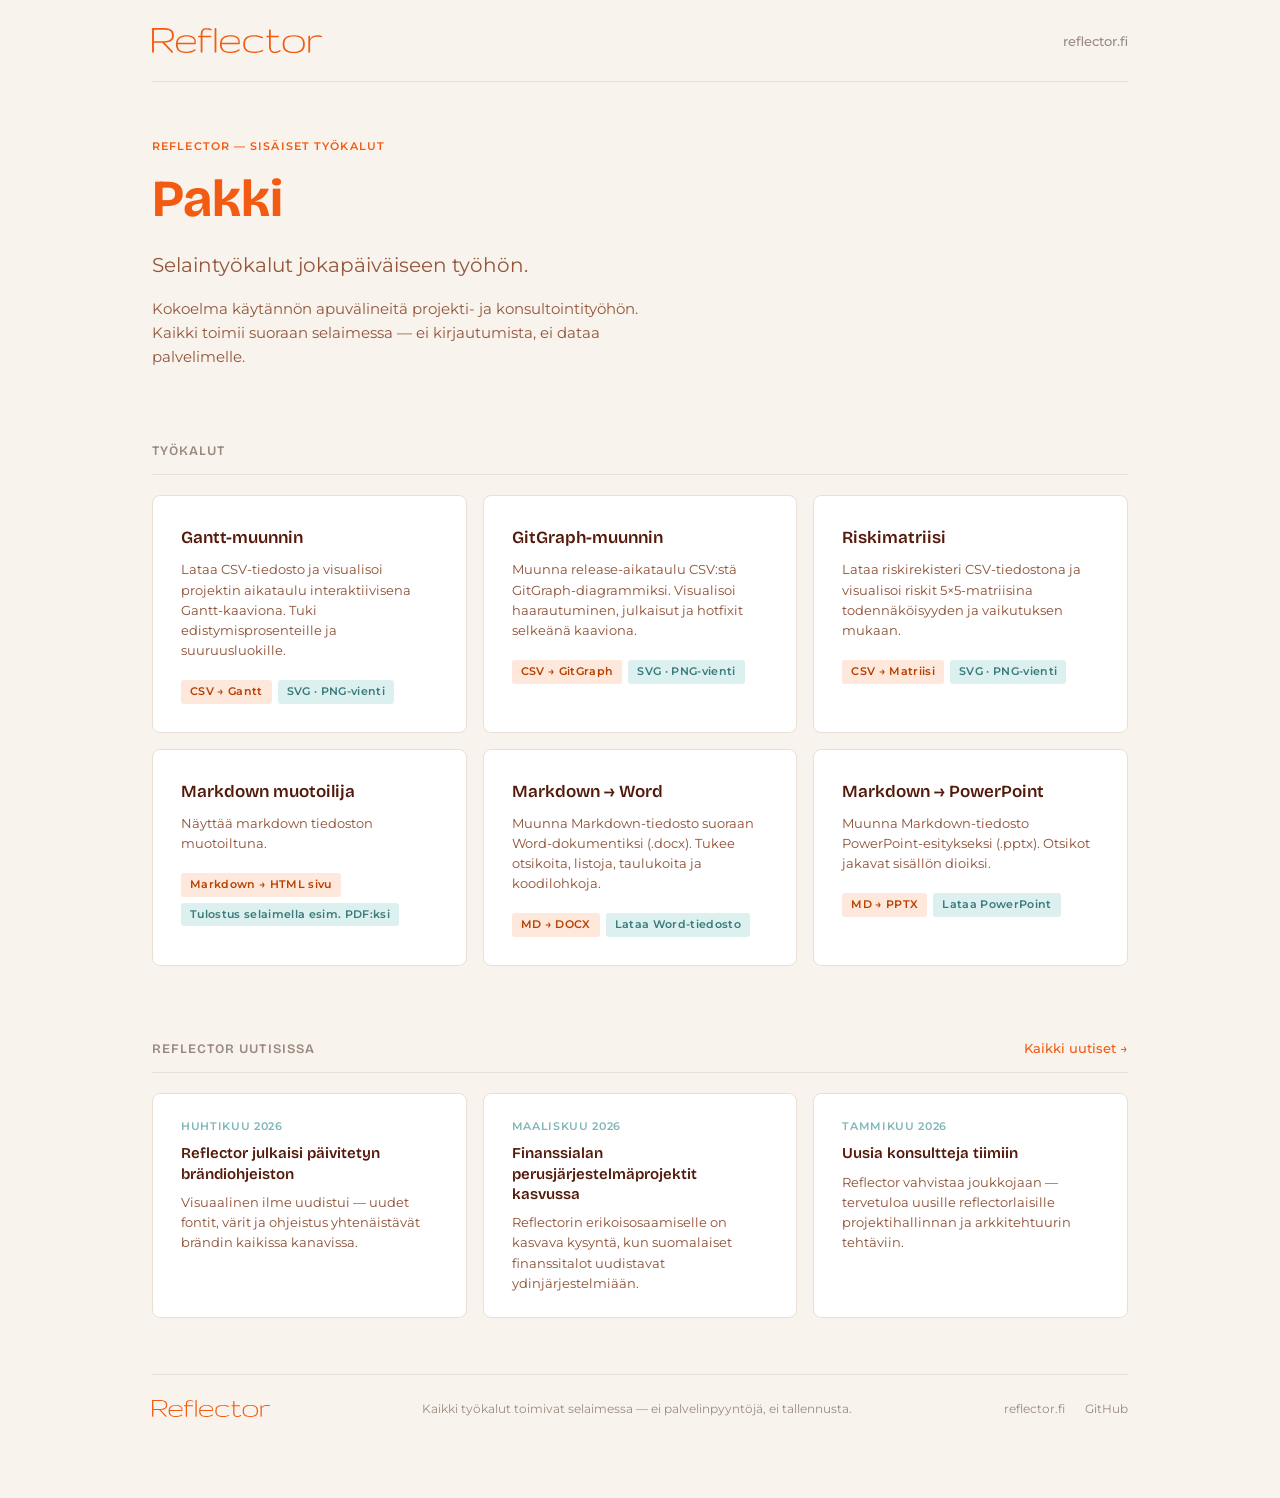
<file: index.html>
<!DOCTYPE html>
<html lang="fi">
<head>
<meta charset="UTF-8">
<meta name="viewport" content="width=device-width, initial-scale=1">
<title>Pakki</title>
<link rel="preconnect" href="https://fonts.googleapis.com">
<link rel="preconnect" href="https://fonts.gstatic.com" crossorigin>
<link href="https://fonts.googleapis.com/css2?family=Bricolage+Grotesque:opsz,wght@12..96,300;12..96,400;12..96,600;12..96,700&family=Montserrat:wght@400;500;600&display=swap" rel="stylesheet">
<style>
:root {
  --orange: #F25B11;
  --orange-light: #FF9F2D;
  --beige: #F8F3EC;
  --brown: #53190A;
  --brown-mid: #7a3010;
  --muted: #9a8a80;
  --line: #e8e0d5;
  --teal: #7FB7B7;
  --card: #ffffff;
}

* { box-sizing: border-box; }
html, body { margin: 0; padding: 0; }

body {
  font-family: 'Montserrat', -apple-system, sans-serif;
  background: var(--beige);
  color: var(--brown);
  font-size: 15px;
  line-height: 1.6;
  -webkit-font-smoothing: antialiased;
}

h1, h2, h3 {
  font-family: 'Bricolage Grotesque', sans-serif;
}

.page {
  max-width: 1040px;
  margin: 0 auto;
  padding: 0 32px 80px;
}

/* ── Header ── */
header {
  display: flex;
  align-items: center;
  justify-content: space-between;
  padding: 28px 0 28px;
  border-bottom: 1px solid var(--line);
  margin-bottom: 56px;
}

.logo {
  display: inline-flex;
  align-items: center;
  text-decoration: none;
}

.logo img {
  display: block;
  width: 170px;
  height: auto;
}

nav a {
  font-family: 'Montserrat', sans-serif;
  font-size: 13px;
  font-weight: 500;
  color: var(--muted);
  text-decoration: none;
  margin-left: 28px;
  transition: color 0.15s;
}

nav a:hover { color: var(--orange); }
nav a.cta {
  color: var(--orange);
  border: 1px solid var(--orange);
  padding: 7px 16px;
  border-radius: 4px;
}
nav a.cta:hover { background: var(--orange); color: white; }

/* ── Hero ── */
.hero {
  margin-bottom: 72px;
}

.hero-label {
  font-size: 11px;
  font-weight: 600;
  letter-spacing: 0.1em;
  text-transform: uppercase;
  color: var(--orange);
  margin-bottom: 14px;
}

.hero h1 {
  font-size: clamp(32px, 5vw, 52px);
  font-weight: 300;
  line-height: 1.15;
  margin: 0 0 20px;
  color: var(--brown);
  max-width: 640px;
}

.hero h1 strong {
  font-weight: 700;
  color: var(--orange);
}

.hero p {
  font-size: 15px;
  color: var(--brown-mid);
  max-width: 520px;
  margin: 0;
  opacity: 0.8;
}

/* ── Section header ── */
.section-header {
  display: flex;
  align-items: baseline;
  justify-content: space-between;
  margin-bottom: 20px;
  padding-bottom: 12px;
  border-bottom: 1px solid var(--line);
}

.section-header h2 {
  font-size: 13px;
  font-weight: 600;
  letter-spacing: 0.08em;
  text-transform: uppercase;
  color: var(--muted);
  margin: 0;
}

/* ── Tools grid ── */
.tools-section { margin-bottom: 72px; }

.tool-grid {
  display: grid;
  grid-template-columns: repeat(auto-fill, minmax(280px, 1fr));
  gap: 16px;
}

a.tool-card {
  display: block;
  background: var(--card);
  border: 1px solid var(--line);
  border-radius: 8px;
  padding: 28px;
  text-decoration: none;
  color: inherit;
  transition: box-shadow 0.15s, border-color 0.15s, transform 0.12s;
  position: relative;
  overflow: hidden;
}

a.tool-card::before {
  content: '';
  position: absolute;
  top: 0; left: 0; right: 0;
  height: 3px;
  background: var(--orange);
  transform: scaleX(0);
  transform-origin: left;
  transition: transform 0.2s ease;
}

a.tool-card:hover {
  box-shadow: 0 6px 24px rgba(83,25,10,0.09);
  border-color: #d8cfc5;
  transform: translateY(-2px);
}

a.tool-card:hover::before { transform: scaleX(1); }

.tool-name {
  font-family: 'Bricolage Grotesque', sans-serif;
  font-size: 17px;
  font-weight: 600;
  color: var(--brown);
  margin: 0 0 8px;
}

.tool-desc {
  font-size: 13px;
  color: var(--brown-mid);
  margin: 0 0 20px;
  line-height: 1.55;
  opacity: 0.85;
}

.tool-tags {
  display: flex;
  flex-wrap: wrap;
  gap: 6px;
}

.tag {
  font-size: 11px;
  font-weight: 600;
  padding: 3px 9px;
  border-radius: 3px;
  letter-spacing: 0.03em;
  background: var(--beige);
  color: var(--muted);
}

.tag.orange { background: #fde8db; color: #b84000; }
.tag.teal   { background: #ddf0f0; color: #3a7a7a; }

/* ── News section ── */
.news-section { margin-bottom: 56px; }

.news-grid {
  display: grid;
  grid-template-columns: repeat(auto-fill, minmax(300px, 1fr));
  gap: 16px;
}

.news-card {
  background: var(--card);
  border: 1px solid var(--line);
  border-radius: 8px;
  padding: 24px 28px;
}

.news-date {
  font-size: 11px;
  font-weight: 600;
  letter-spacing: 0.06em;
  text-transform: uppercase;
  color: var(--teal);
  margin-bottom: 8px;
}

.news-card h3 {
  font-size: 15px;
  font-weight: 600;
  margin: 0 0 8px;
  color: var(--brown);
  line-height: 1.35;
}

.news-card p {
  font-size: 13px;
  color: var(--brown-mid);
  margin: 0;
  opacity: 0.85;
  line-height: 1.55;
}

/* ── Footer ── */
footer {
  padding-top: 24px;
  border-top: 1px solid var(--line);
  display: flex;
  align-items: center;
  justify-content: space-between;
  flex-wrap: wrap;
  gap: 16px;
}

.footer-logo {
  display: inline-flex;
  align-items: center;
  text-decoration: none;
}

.footer-logo img {
  display: block;
  width: 118px;
  height: auto;
}

.footer-note {
  font-size: 12px;
  color: var(--muted);
}

.footer-links {
  display: flex;
  gap: 20px;
}

.footer-links a {
  font-size: 12px;
  color: var(--muted);
  text-decoration: none;
}

.footer-links a:hover { color: var(--orange); }

@media (max-width: 600px) {
  .page { padding: 0 20px 60px; }
  nav a:not(.cta) { display: none; }
  header { margin-bottom: 40px; }
  .hero h1 { font-size: 30px; }
}
</style>
</head>
<body>
<div class="page">

  <header>
    <a class="logo" href="/" aria-label="Reflector">
      <img src="assets/reflector-logo-orange.svg" alt="Reflector">
    </a>
    <nav>
      <a href="https://www.reflector.fi" target="_blank" rel="noopener">reflector.fi</a>
    </nav>
  </header>

  <section class="hero">
    <div class="hero-label">Reflector — sisäiset työkalut</div>
    <h1><strong>Pakki</strong></h1>
    <h2 style="font-family:'Montserrat',sans-serif;font-size:20px;font-weight:400;color:var(--brown-mid);margin:0 0 16px;opacity:0.8">Selaintyökalut jokapäiväiseen työhön.</h2>
    <p>Kokoelma käytännön apuvälineitä projekti- ja konsultointityöhön. Kaikki toimii suoraan selaimessa — ei kirjautumista, ei dataa palvelimelle.</p>
  </section>

  <section class="tools-section">
    <div class="section-header">
      <h2>Työkalut</h2>
    </div>
    <div class="tool-grid">
      <a class="tool-card" href="gantt/">
        <div class="tool-name">Gantt-muunnin</div>
        <div class="tool-desc">Lataa CSV-tiedosto ja visualisoi projektin aikataulu interaktiivisena Gantt-kaaviona. Tuki edistymisprosenteille ja suuruusluokille.</div>
        <div class="tool-tags">
          <span class="tag orange">CSV → Gantt</span>
          <span class="tag teal">SVG · PNG-vienti</span>
        </div>
      </a>
      <a class="tool-card" href="gitgraph/">
        <div class="tool-name">GitGraph-muunnin</div>
        <div class="tool-desc">Muunna release-aikataulu CSV:stä GitGraph-diagrammiksi. Visualisoi haarautuminen, julkaisut ja hotfixit selkeänä kaaviona.</div>
        <div class="tool-tags">
          <span class="tag orange">CSV → GitGraph</span>
          <span class="tag teal">SVG · PNG-vienti</span>
        </div>
      </a>
      <a class="tool-card" href="riskimatriisi/">
        <div class="tool-name">Riskimatriisi</div>
        <div class="tool-desc">Lataa riskirekisteri CSV-tiedostona ja visualisoi riskit 5×5-matriisina todennäköisyyden ja vaikutuksen mukaan.</div>
        <div class="tool-tags">
          <span class="tag orange">CSV → Matriisi</span>
          <span class="tag teal">SVG · PNG-vienti</span>
        </div>
      </a>
      <a class="tool-card" href="markdownpreview/index.html">
        <div class="tool-name">Markdown muotoilija</div>
        <div class="tool-desc">Näyttää markdown tiedoston muotoiltuna.</div>
        <div class="tool-tags">
          <span class="tag orange">Markdown → HTML sivu</span>
          <span class="tag teal">Tulostus selaimella esim. PDF:ksi</span>
        </div>
      </a>
      <a class="tool-card" href="markdownword/">
        <div class="tool-name">Markdown → Word</div>
        <div class="tool-desc">Muunna Markdown-tiedosto suoraan Word-dokumentiksi (.docx). Tukee otsikoita, listoja, taulukoita ja koodilohkoja.</div>
        <div class="tool-tags">
          <span class="tag orange">MD → DOCX</span>
          <span class="tag teal">Lataa Word-tiedosto</span>
        </div>
      </a>
      <a class="tool-card" href="markdownpowerpoint/">
        <div class="tool-name">Markdown → PowerPoint</div>
        <div class="tool-desc">Muunna Markdown-tiedosto PowerPoint-esitykseksi (.pptx). Otsikot jakavat sisällön dioiksi.</div>
        <div class="tool-tags">
          <span class="tag orange">MD → PPTX</span>
          <span class="tag teal">Lataa PowerPoint</span>
        </div>
      </a>
    </div>
  </section>

  <section class="news-section">
    <div class="section-header">
      <h2>Reflector uutisissa</h2>
      <a href="https://www.reflector.fi" target="_blank" rel="noopener" style="font-size:13px;color:var(--orange);text-decoration:none;font-weight:500">Kaikki uutiset →</a>
    </div>
    <div class="news-grid">
      <div class="news-card">
        <div class="news-date">Huhtikuu 2026</div>
        <h3>Reflector julkaisi päivitetyn brändiohjeiston</h3>
        <p>Visuaalinen ilme uudistui — uudet fontit, värit ja ohjeistus yhtenäistävät brändin kaikissa kanavissa.</p>
      </div>
      <div class="news-card">
        <div class="news-date">Maaliskuu 2026</div>
        <h3>Finanssialan perusjärjestelmäprojektit kasvussa</h3>
        <p>Reflectorin erikoisosaamiselle on kasvava kysyntä, kun suomalaiset finanssitalot uudistavat ydinjärjestelmiään.</p>
      </div>
      <div class="news-card">
        <div class="news-date">Tammikuu 2026</div>
        <h3>Uusia konsultteja tiimiin</h3>
        <p>Reflector vahvistaa joukkojaan — tervetuloa uusille reflectorlaisille projektihallinnan ja arkkitehtuurin tehtäviin.</p>
      </div>
    </div>
  </section>

  <footer>
    <a class="footer-logo" href="https://www.reflector.fi" target="_blank" rel="noopener" aria-label="Reflector">
      <img src="assets/reflector-logo-orange.svg" alt="Reflector">
    </a>
    <div class="footer-note">Kaikki työkalut toimivat selaimessa — ei palvelinpyyntöjä, ei tallennusta.</div>
    <div class="footer-links">
      <a href="https://www.reflector.fi" target="_blank" rel="noopener">reflector.fi</a>
      <a href="https://github.com/reflector-oy/pakki" target="_blank" rel="noopener">GitHub</a>
    </div>
  </footer>

</div>
</body>
</html>
</file>
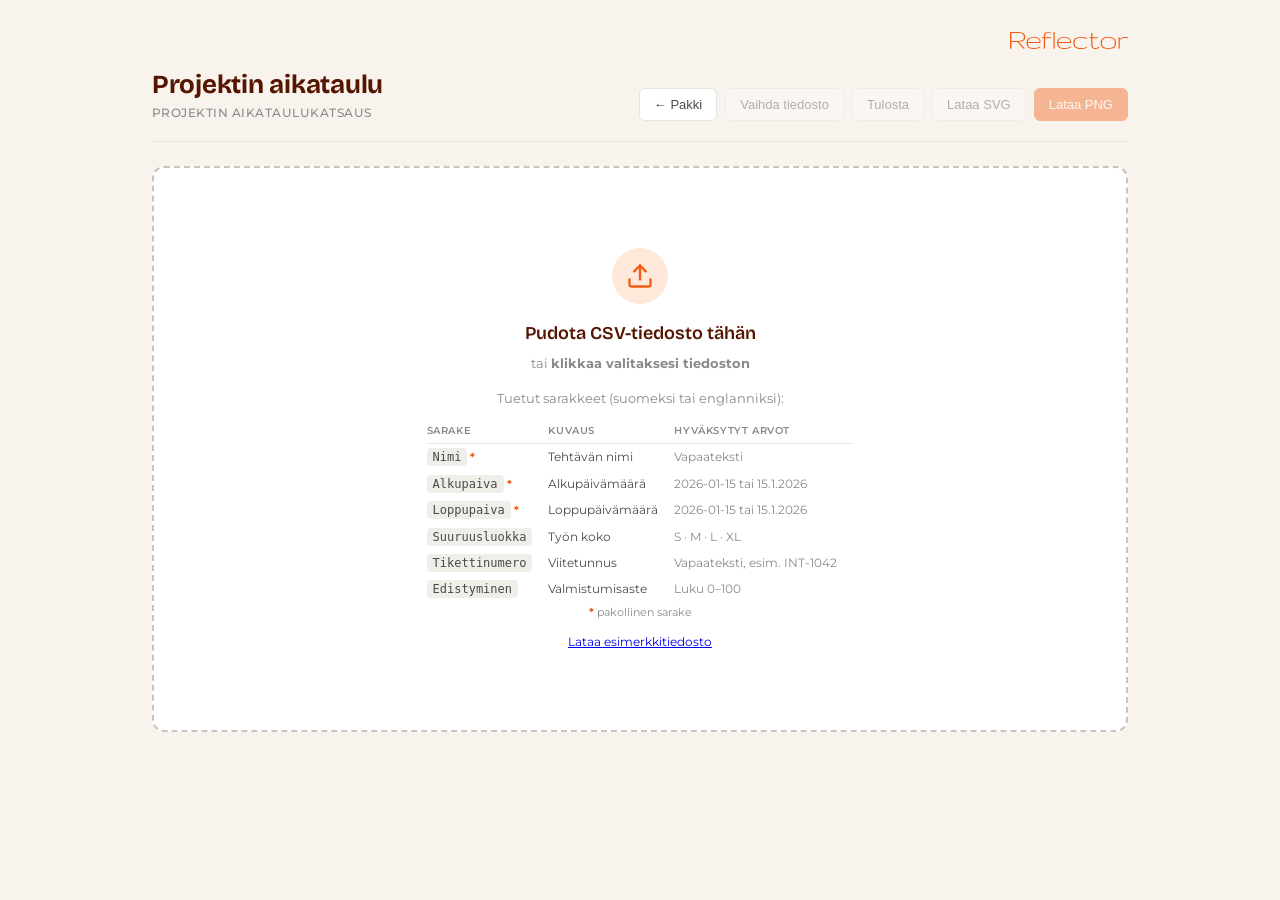
<file: gantt/index.html>
<!DOCTYPE html>
<html lang="fi">
<head>
<meta charset="UTF-8">
<meta name="viewport" content="width=device-width, initial-scale=1">
<title>Projektin aikataulu</title>
<link rel="preconnect" href="https://fonts.googleapis.com">
<link rel="preconnect" href="https://fonts.gstatic.com" crossorigin>
<link href="https://fonts.googleapis.com/css2?family=Bricolage+Grotesque:opsz,wght@12..96,300;12..96,600;12..96,700&family=Montserrat:wght@400;500;600&display=swap" rel="stylesheet">
<style>
 :root {
 --bg: #F8F3EC;
 --card: #ffffff;
 --ink: #551500;
 --ink-2: #4a4a4a;
 --muted: #8a8a8a;
 --line: #e7e5df;
 --line-soft: #f0eee8;
 --accent: #F25B11;
 --today: #c0392b;
 
 --size-s: #4f8a6b;
 --size-m: #3b6cb0;
 --size-l: #c47b1f;
 --size-xl: #7c3aed;
 
 --row-h: 52px;
 --left-col: 280px;
 --month-w: 96px;
 }
 
 * { box-sizing: border-box; }
 html, body { margin: 0; padding: 0; }
 
 h1, h2, h3 { font-family: 'Bricolage Grotesque', sans-serif; }

 body {
 font-family: 'Montserrat', -apple-system, BlinkMacSystemFont, sans-serif;
 background: var(--bg);
 color: var(--ink);
 font-size: 14px;
 line-height: 1.45;
 min-height: 100vh;
 -webkit-font-smoothing: antialiased;
 }
 
 .page {
 max-width: 1040px;
 margin: 0 auto;
 padding: 32px 32px 64px;
 }
 
 /* Header */
 header.app-header {
 position: relative;
 display: flex;
 align-items: flex-end;
 justify-content: space-between;
 gap: 32px;
 margin-bottom: 24px;
 padding-top: 34px;
 padding-bottom: 20px;
 border-bottom: 1px solid var(--line);
 }
 .title-block h1 {
 font-size: 26px;
 font-weight: 700;
 margin: 0 0 4px;
 letter-spacing: -0.01em;
 color: var(--ink);
 }
 h1[contenteditable] {
 cursor: text;
 border-radius: 4px;
 padding: 2px 6px;
 margin: -2px -6px;
 outline: none;
 transition: background 0.15s;
 }
 h1[contenteditable]:hover { background: rgba(0,0,0,0.04); }
 h1[contenteditable]:focus {
 background: rgba(242,91,17,0.07);
 box-shadow: 0 0 0 2px rgba(242,91,17,0.22);
 }
 .title-block .subtitle {
 color: var(--muted);
 font-size: 12px;
 font-weight: 500;
 letter-spacing: 0.04em;
 text-transform: uppercase;
 }
 .actions {
 display: flex;
 gap: 8px;
 flex-wrap: wrap;
 }
 button.btn {
 font-family: 'Montserrat', inherit;
 font-size: 13px;
 font-weight: 500;
 padding: 8px 14px;
 border-radius: 6px;
 border: 1px solid var(--line);
 background: var(--card);
 color: var(--ink-2);
 cursor: pointer;
 transition: all 0.15s ease;
 }
 button.btn:hover { background: #faf9f5; border-color: #d6d3cc; color: var(--ink); }
 button.btn.primary { background: var(--accent); color: white; border-color: var(--accent); }
 button.btn.primary:hover { background: #d44d0d; }
 button.btn:disabled { opacity: 0.4; cursor: not-allowed; }
 
 /* Legend strip */
 .legend {
 display: flex;
 align-items: center;
 gap: 24px;
 flex-wrap: wrap;
 padding: 14px 20px;
 background: var(--card);
 border: 1px solid var(--line);
 border-radius: 8px;
 margin-bottom: 16px;
 font-size: 13px;
 }
 .legend-label {
 color: var(--muted);
 font-weight: 600;
 text-transform: uppercase;
 font-size: 11px;
 letter-spacing: 0.06em;
 margin-right: 4px;
 }
 .legend-item {
 display: inline-flex;
 align-items: center;
 gap: 8px;
 color: var(--ink-2);
 }
 .legend-swatch {
 width: 14px;
 height: 14px;
 border-radius: 3px;
 }
 .legend-divider {
 width: 1px;
 align-self: stretch;
 background: var(--line);
 }
 .legend-today {
 display: inline-flex;
 align-items: center;
 gap: 8px;
 color: var(--ink-2);
 }
 .legend-today::before {
 content: '';
 display: inline-block;
 width: 2px;
 height: 14px;
 background: var(--today);
 }
 
 /* Chart card */
 .chart-card {
 background: var(--card);
 border: 1px solid var(--line);
 border-radius: 10px;
 padding: 0;
 overflow: hidden;
 box-shadow: 0 1px 3px rgba(0,0,0,0.03), 0 4px 16px rgba(0,0,0,0.03);
 }
 .chart-scroll {
 overflow-x: auto;
 overflow-y: hidden;
 }
 .chart-svg {
 display: block;
 font-family: inherit;
 }
 
 /* Empty / drop state */
 .dropzone {
 background: var(--card);
 border: 2px dashed #c9c5b9;
 border-radius: 12px;
 padding: 80px 40px;
 text-align: center;
 cursor: pointer;
 transition: all 0.2s ease;
 }
 .dropzone:hover, .dropzone.drag {
 border-color: var(--accent);
 background: #fef5f0;
 }
 .dropzone .drop-icon {
 width: 56px; height: 56px;
 margin: 0 auto 16px;
 border-radius: 50%;
 background: #fde8da;
 display: grid; place-items: center;
 color: var(--accent);
 }
 .dropzone h2 {
 font-size: 18px;
 font-weight: 600;
 margin: 0 0 8px;
 color: var(--ink);
 }
 .dropzone p { color: var(--muted); margin: 0 0 16px; font-size: 13px; }
 .dropzone code {
 background: var(--line-soft);
 padding: 2px 6px;
 border-radius: 4px;
 font-size: 12px;
 color: var(--ink-2);
 }
 .dropzone .columns {
 margin-top: 16px;
 font-size: 12px;
 color: var(--muted);
 }
 
 .col-guide {
 margin: 14px auto 0;
 border-collapse: collapse;
 font-size: 12px;
 text-align: left;
 }
 .col-guide thead th {
 color: var(--muted);
 font-weight: 600;
 text-transform: uppercase;
 font-size: 10px;
 letter-spacing: 0.06em;
 padding: 0 16px 5px 0;
 border-bottom: 1px solid var(--line);
 }
 .col-guide tbody td {
 padding: 4px 16px 4px 0;
 color: var(--ink-2);
 vertical-align: top;
 }
 .col-guide tbody tr:last-child td { padding-bottom: 0; }
 .col-guide .req { color: var(--accent); font-weight: 700; font-size: 11px; } 
 .col-guide .col-values { color: var(--muted); }
 
 .reflector-brand {
 position: absolute;
 top: 0;
 right: 0;
 display: flex;
 align-items: center;
 white-space: nowrap;
 user-select: none;
 }
 .reflector-brand img {
 display: block;
 width: 118px;
 height: auto;
 }
 .hidden { display: none !important; }
 
 .error-banner {
 background: #fef2f2;
 border: 1px solid #fecaca;
 color: #991b1b;
 padding: 12px 16px;
 border-radius: 8px;
 margin-bottom: 16px;
 font-size: 13px;
 }
 
 /* SVG element styling */
 .grid-line { stroke: #efece5; stroke-width: 1; }
 .grid-line.quarter { stroke: #d8d4ca; stroke-width: 1; }
 .grid-line.month { stroke: #ebe8e0; stroke-width: 1; }
 .grid-line.row { stroke: #f3f1eb; stroke-width: 1; }
 .row-bg-alt { fill: #fbfaf6; }
 .axis-text { fill: var(--muted); font-size: 11px; font-weight: 500; }
 .axis-text.month-label { fill: var(--ink-2); font-size: 11px; font-weight: 600; }
 .axis-text.quarter-label {
 fill: var(--ink); font-size: 12px; font-weight: 700;
 text-transform: uppercase; letter-spacing: 0.06em;
 }
 .row-name { fill: var(--ink); font-size: 13px; font-weight: 600; }
 .row-meta { fill: var(--muted); font-size: 11px; font-weight: 500; }
 
 .bar {
 rx: 5; ry: 5;
 cursor: pointer;
 transform-box: fill-box;
 transform-origin: left center;
 animation: barSlideIn 0.45s cubic-bezier(0.34, 1.56, 0.64, 1) both;
 transition: filter 0.18s ease;
 }
 .bar:hover {
 filter: brightness(1.1) drop-shadow(0 3px 9px rgba(0,0,0,0.2));
 }
 @keyframes barSlideIn {
 from { opacity: 0; transform: scaleX(0); }
 to { opacity: 1; transform: scaleX(1); }
 }
 .bar-shadow { fill: rgba(0,0,0,0.08); }
 .bar-label { fill: white; font-size: 11px; font-weight: 600; pointer-events: none; }
 .bar-duration { fill: var(--muted); font-size: 11px; font-weight: 500; }
 .size-badge {
 font-size: 10px; font-weight: 700; fill: white;
 text-anchor: middle;
 pointer-events: none;
 }
 .size-badge-bg { rx: 3; ry: 3; opacity: 0.85; }
 
 .today-line { stroke: var(--today); stroke-width: 1.5; stroke-dasharray: 4 3; }
 .today-label {
 fill: var(--today); font-size: 10px; font-weight: 700;
 text-transform: uppercase; letter-spacing: 0.05em;
 }
 
 .left-col-bg { fill: #fafaf7; }
 .left-col-divider { stroke: var(--line); stroke-width: 1; }
 .header-row-bg { fill: #fbfaf6; }
 
 /* Tooltip */
 .tt {
 position: fixed;
 background: var(--ink);
 color: white;
 padding: 8px 12px;
 border-radius: 6px;
 font-size: 12px;
 pointer-events: none;
 transform: translate(-50%, calc(-100% - 10px));
 white-space: nowrap;
 box-shadow: 0 4px 12px rgba(0,0,0,0.18);
 z-index: 100;
 opacity: 0;
 transition: opacity 0.12s ease;
 }
 .tt.show { opacity: 1; }
 .tt strong { display: block; margin-bottom: 4px; font-weight: 600; }
 .tt .tt-row { color: #d4d4d4; font-size: 11px; }
 
 .footer-note {
 margin-top: 18px;
 color: var(--muted);
 font-size: 11px;
 text-align: right;
 }
 
 /* Print */
 @media print {
 body { background: white; }
 .page { padding: 0; max-width: none; }
 .actions, .reflector-brand, .dropzone { display: none !important; }
 .chart-card { box-shadow: none; border-color: #ccc; }
 @page { size: A3 landscape; margin: 12mm; }
 }
</style>
</head>
<body>
<div class="page">
 <header class="app-header">
 <div class="title-block">
 <h1 id="projectTitle" contenteditable="true" spellcheck="false">Projektin aikataulu</h1>
 <div class="subtitle" id="projectSubtitle">Projektin aikataulukatsaus</div>
 </div>
 <div class="reflector-brand"><img src="../assets/reflector-logo-orange.svg" alt="Reflector"></div>
 <div class="actions">
 <button class="btn" onclick="location.href='../index.html'">← Pakki</button>
 <button class="btn" id="reloadBtn" disabled>Vaihda tiedosto</button>
 <button class="btn" id="printBtn" disabled>Tulosta</button>
 <button class="btn" id="svgBtn" disabled>Lataa SVG</button>
 <button class="btn primary" id="pngBtn" disabled>Lataa PNG</button>
 </div>
 </header>
 
 <div id="errorBanner" class="error-banner hidden"></div>
 
 <div id="legend" class="legend hidden">
 <span class="legend-label">Suuruusluokka</span>
 <span class="legend-item"><span class="legend-swatch" style="background: var(--size-s)"></span> S — pieni</span>
 <span class="legend-item"><span class="legend-swatch" style="background: var(--size-m)"></span> M — keskikokoinen</span>
 <span class="legend-item"><span class="legend-swatch" style="background: var(--size-l)"></span> L — suuri</span>
 <span class="legend-item"><span class="legend-swatch" style="background: var(--size-xl)"></span> XL — erittäin suuri</span>
 <span class="legend-divider"></span>
 <span class="legend-today" id="todayLabel">Tämä päivä</span>
 <span class="legend-divider hidden" id="progressLegendDivider"></span>
 <span class="legend-item hidden" id="progressLegend">
 <span class="legend-swatch" style="background: linear-gradient(to right, #2a4e3d 50%, #4f8a6b 50%)"></span>
 Edistyminen
 </span>
 </div>
 
 <div id="chartContainer" class="chart-card hidden">
 <div class="chart-scroll">
 <svg id="chart" class="chart-svg"></svg>
 </div>
 </div>
 
 <div id="dropzone" class="dropzone">
 <div class="drop-icon">
 <svg width="28" height="28" viewBox="0 0 24 24" fill="none" stroke="currentColor" stroke-width="2" stroke-linecap="round" stroke-linejoin="round">
 <path d="M21 15v4a2 2 0 0 1-2 2H5a2 2 0 0 1-2-2v-4"/>
 <polyline points="17 8 12 3 7 8"/>
 <line x1="12" y1="3" x2="12" y2="15"/>
 </svg>
 </div>
 <h2>Pudota CSV-tiedosto tähän</h2>
 <p>tai <strong>klikkaa valitaksesi tiedoston</strong></p>
 <p>Tuetut sarakkeet (suomeksi tai englanniksi):</p>
 <table class="col-guide">
 <thead>
 <tr><th>Sarake</th><th>Kuvaus</th><th>Hyväksytyt arvot</th></tr>
 </thead>
 <tbody>
 <tr>
 <td><code>Nimi</code> <span class="req">*</span></td>
 <td>Tehtävän nimi</td>
 <td class="col-values">Vapaateksti</td>
 </tr>
 <tr>
 <td><code>Alkupaiva</code> <span class="req">*</span></td>
 <td>Alkupäivämäärä</td>
 <td class="col-values">2026-01-15 tai 15.1.2026</td>
 </tr>
 <tr>
 <td><code>Loppupaiva</code> <span class="req">*</span></td>
 <td>Loppupäivämäärä</td>
 <td class="col-values">2026-01-15 tai 15.1.2026</td>
 </tr>
 <tr>
 <td><code>Suuruusluokka</code></td>
 <td>Työn koko</td>
 <td class="col-values">S · M · L · XL</td>
 </tr>
 <tr>
 <td><code>Tikettinumero</code></td>
 <td>Viitetunnus</td>
 <td class="col-values">Vapaateksti, esim. INT-1042</td>
 </tr>
 <tr>
 <td><code>Edistyminen</code></td>
 <td>Valmistumisaste</td>
 <td class="col-values">Luku 0–100</td>
 </tr>
 </tbody>
 </table>
 <p style="font-size:11px;color:var(--muted);margin:6px 0 0"><span style="color:var(--accent);font-weight:700">*</span> pakollinen sarake</p> 
 <input type="file" id="fileInput" accept=".csv,text/csv" style="display:none">
 <div class="columns" style="margin-top:12px">
 <a href="pakki_esimerkki.csv" download onclick="event.stopPropagation()">Lataa esimerkkitiedosto</a>
 </div>
 </div>
 
 <div class="footer-note" id="footerNote"></div>
</div>
 
<div class="tt" id="tooltip"></div>
 
<script>
// ============================================================
// CSV parsing
// ============================================================
function parseCSV(text) {
 // strip BOM
 if (text.charCodeAt(0) === 0xFEFF) text = text.slice(1);
 
 // detect delimiter from header line (comma vs semicolon vs tab)
 const firstLine = text.split(/\r?\n/, 1)[0] || '';
 const counts = { ',': (firstLine.match(/,/g)||[]).length,
 ';': (firstLine.match(/;/g)||[]).length,
 '\t': (firstLine.match(/\t/g)||[]).length };
 const delim = Object.entries(counts).sort((a,b)=>b[1]-a[1])[0][0];
 
 const rows = [];
 let row = [], field = '', inQuotes = false;
 for (let i = 0; i < text.length; i++) {
 const c = text[i];
 if (inQuotes) {
 if (c === '"') {
 if (text[i+1] === '"') { field += '"'; i++; }
 else inQuotes = false;
 } else field += c;
 } else {
 if (c === '"') inQuotes = true;
 else if (c === delim) { row.push(field); field = ''; }
 else if (c === '\n') { row.push(field); rows.push(row); row=[]; field=''; } 
 else if (c === '\r') { /* skip */ }
 else field += c;
 }
 }
 if (field.length || row.length) { row.push(field); rows.push(row); }
 
 // remove trailing empty rows
 while (rows.length && rows[rows.length-1].every(c => !c || !c.trim())) rows.pop();
 if (!rows.length) return [];
 
 const headers = rows[0].map(h => h.trim());
 return rows.slice(1).map(r => {
 const o = {};
 headers.forEach((h, i) => { o[h] = (r[i] || '').trim(); });
 return o;
 });
}
 
// ============================================================
// Column normalization (Finnish + English aliases)
// ============================================================
const COLUMN_ALIASES = {
 name: ['nimi', 'name', 'task', 'tehtava', 'tehtävä', 'title', 'otsikko'],
 start: ['alkupaiva', 'alkupäivä', 'start', 'startdate', 'start_date', 'alku', 'alkaa'],
 end: ['loppupaiva', 'loppupäivä', 'end', 'enddate', 'end_date', 'loppu', 'paattyy', 'päättyy'],
 size: ['suuruusluokka', 'size', 'koko', 'tier'],
 ticket: ['tikettinumero', 'ticket', 'ticketid', 'ticket_id', 'jira', 'tiketti'],
 progress: ['progress', 'edistyminen', 'valmis', 'done', 'completion'],
};
 
function normalizeKey(k) {
 return k.toLowerCase().replace(/[\s_\-]/g, '').replace(/ä/g,'a').replace(/ö/g,'o').replace(/å/g,'a');
}
 
function buildColumnMap(headers) {
 const norm = headers.map(h => [h, normalizeKey(h)]);
 const map = {};
 for (const [field, aliases] of Object.entries(COLUMN_ALIASES)) {
 const aliasSet = new Set(aliases.map(normalizeKey));
 const found = norm.find(([_, n]) => aliasSet.has(n));
 if (found) map[field] = found[0];
 }
 return map;
}
 
function normalizeRows(rawRows) {
 if (!rawRows.length) return [];
 const headers = Object.keys(rawRows[0]);
 const map = buildColumnMap(headers);
 if (!map.name || !map.start || !map.end) {
 throw new Error('CSV:stä puuttuu pakollinen sarake. Tarvitaan: Nimi, Alkupaiva, Loppupaiva. Löydetyt sarakkeet: ' + headers.join(', '));
 }
 return rawRows
 .filter(r => (r[map.name] || '').trim())
 .map(r => ({
 name: r[map.name].trim(),
 start: parseDate(r[map.start]),
 end: parseDate(r[map.end]),
 size: ((r[map.size] || '') + '').trim().toUpperCase() || null,
 ticket: ((r[map.ticket] || '') + '').trim() || null,
 progress: map.progress !== undefined
 ? Math.min(100, Math.max(0, parseFloat(r[map.progress]) || 0))
 : null,
 }))
 .filter(t => t.start && t.end);
}
 
// ============================================================
// Date helpers
// ============================================================
function parseDate(s) {
 if (!s) return null;
 s = ('' + s).trim();
 // ISO: 2026-01-15
 let m = /^(\d{4})-(\d{1,2})-(\d{1,2})$/.exec(s);
 if (m) return new Date(+m[1], +m[2]-1, +m[3]);
 // FI: 15.1.2026 or 15.01.2026
 m = /^(\d{1,2})\.(\d{1,2})\.(\d{4})$/.exec(s);
 if (m) return new Date(+m[3], +m[2]-1, +m[1]);
 // US: 1/15/2026
 m = /^(\d{1,2})\/(\d{1,2})\/(\d{4})$/.exec(s);
 if (m) return new Date(+m[3], +m[1]-1, +m[2]);
 // fallback
 const d = new Date(s);
 return isNaN(d) ? null : d;
}
 
function fmtDateFi(d) {
 return `${d.getDate()}.${d.getMonth()+1}.${d.getFullYear()}`;
}
function diffDays(a, b) {
 return Math.round((b - a) / 86400000);
}
function startOfMonth(d) { return new Date(d.getFullYear(), d.getMonth(), 1); } 
function nextMonth(d) { return new Date(d.getFullYear(), d.getMonth()+1, 1); } 
function quarterOf(d) { return Math.floor(d.getMonth() / 3) + 1; }
 
const MONTH_ABBR_FI = ['Tam','Hel','Maa','Huh','Tou','Kes','Hei','Elo','Syy','Lok','Mar','Jou'];
const MONTH_FULL_FI = ['Tammikuu','Helmikuu','Maaliskuu','Huhtikuu','Toukokuu','Kesäkuu',
 'Heinäkuu','Elokuu','Syyskuu','Lokakuu','Marraskuu','Joulukuu'];
const DAY_ABBR_FI = ['Su','Ma','Ti','Ke','To','Pe','La']; // index = getDay() 
const TICK_W = { day: 34, week: 72, month: 96 };
 
function startOfWeek(d) {
 const delta = (d.getDay() === 0) ? 6 : d.getDay() - 1;
 return new Date(d.getFullYear(), d.getMonth(), d.getDate() - delta);
}
function isoWeekNumber(d) {
 const thu = new Date(d.getFullYear(), d.getMonth(), d.getDate() + 3 - ((d.getDay() + 6) % 7));
 const yearStart = new Date(thu.getFullYear(), 0, 1);
 return 1 + Math.round((thu - yearStart) / 604800000);
}
function selectScale(rawDays) {
 if (rawDays <= 42) return 'day';
 if (rawDays <= 180) return 'week';
 return 'month';
}
function buildRangeBounds(minStart, maxEnd, scale) {
 if (scale === 'month') {
 return { rangeStart: startOfMonth(minStart), rangeEnd: nextMonth(maxEnd) }; 
 }
 return { rangeStart: startOfWeek(minStart), rangeEnd: addDays(startOfWeek(maxEnd), 7) };
}
function buildTicks(rangeStart, rangeEnd, scale) {
 const ticks = [];
 let cur = new Date(rangeStart);
 const step = scale === 'day' ? 1 : scale === 'week' ? 7 : 0;
 while (cur < rangeEnd) {
 ticks.push(new Date(cur));
 cur = step ? addDays(cur, step) : nextMonth(cur);
 }
 return ticks;
}
 
// ============================================================
// Rendering
// ============================================================
const SIZE_COLORS = {
 S: 'var(--size-s)', M: 'var(--size-m)', L: 'var(--size-l)', XL: 'var(--size-xl)'
};
const SIZE_HEX = { S: '#4f8a6b', M: '#3b6cb0', L: '#c47b1f', XL: '#7c3aed' }; 
 
function colorFor(size) {
 return SIZE_HEX[size] || '#5b6470';
}
 
function darken(hex) {
 return '#' + [1,3,5].map(i => Math.max(0, Math.round(parseInt(hex.slice(i,i+2),16) * 0.62))
 .toString(16).padStart(2,'0')).join('');
}
 
function renderGantt(tasks) {
 const svg = document.getElementById('chart');
 svg.innerHTML = '';
 
 // Compute timeline range, scale-aware
 const minStart = tasks.reduce((a, t) => t.start < a ? t.start : a, tasks[0].start);
 const maxEnd = tasks.reduce((a, t) => t.end > a ? t.end : a, tasks[0].end);
 const rawDays = diffDays(minStart, maxEnd) + 1;
 const scale = selectScale(rawDays);
 const { rangeStart, rangeEnd } = buildRangeBounds(minStart, maxEnd, scale); 
 const totalDays = diffDays(rangeStart, rangeEnd);
 
 // Layout constants
 const leftCol = 280;
 const headerRows = 56;
 const rowH = 52;
 const padRight = 24;
 
 // Build tick list (one entry per column)
 const tickW = TICK_W[scale];
 const ticks = buildTicks(rangeStart, rangeEnd, scale);
 const chartW = ticks.length * tickW;
 const totalW = leftCol + chartW + padRight;
 const totalH = headerRows + tasks.length * rowH + 24;
 
 svg.setAttribute('width', totalW);
 svg.setAttribute('height', totalH);
 svg.setAttribute('viewBox', `0 0 ${totalW} ${totalH}`);
 
 const ns = 'http://www.w3.org/2000/svg';
 const el = (tag, attrs = {}, text = null) => {
 const e = document.createElementNS(ns, tag);
 for (const [k, v] of Object.entries(attrs)) e.setAttribute(k, v);
 if (text != null) e.textContent = text;
 return e;
 };
 
 const defs = el('defs');
 svg.appendChild(defs);
 
 // Background for left column
 svg.appendChild(el('rect', { x: 0, y: 0, width: leftCol, height: totalH, class: 'left-col-bg' }));
 // Background for header band
 svg.appendChild(el('rect', { x: leftCol, y: 0, width: chartW, height: headerRows, class: 'header-row-bg' }));
 
 // Two-row header: major groups (top) + minor ticks (bottom)
 const majorRowH = 24;
 const minorRowH = headerRows - majorRowH; // 32
 
 function getMajorKey(tick) {
 if (scale === 'day') return `${tick.getFullYear()}-W${isoWeekNumber(tick)}`; 
 if (scale === 'week') return `${tick.getFullYear()}-${tick.getMonth()}`;
 return `Q${quarterOf(tick)}-${tick.getFullYear()}`;
 }
 function getMajorLabel(tick) {
 if (scale === 'day') return `V${isoWeekNumber(tick)} ${tick.getFullYear()}`; 
 if (scale === 'week') return `${MONTH_FULL_FI[tick.getMonth()]} ${tick.getFullYear()}`;
 return `Q${quarterOf(tick)} ${tick.getFullYear()}`;
 }
 function getMinorLabel(tick) {
 if (scale === 'day') return String(tick.getDate());
 if (scale === 'week') return `V${isoWeekNumber(tick)}`;
 return MONTH_ABBR_FI[tick.getMonth()];
 }
 
 // Top row: major group labels + dividers
 let groupStart = 0;
 for (let i = 0; i <= ticks.length; i++) {
 const prev = ticks[i - 1], curr = ticks[i];
 const sameGroup = prev && curr && getMajorKey(curr) === getMajorKey(prev);
 if (i > 0 && (!sameGroup || i === ticks.length)) {
 const x0 = leftCol + groupStart * tickW;
 const w = (i - groupStart) * tickW;
 svg.appendChild(el('text', {
 x: x0 + w / 2, y: 16, class: 'axis-text quarter-label',
 'text-anchor': 'middle'
 }, getMajorLabel(prev)));
 if (i < ticks.length) {
 svg.appendChild(el('line', {
 x1: leftCol + i * tickW, y1: 0,
 x2: leftCol + i * tickW, y2: totalH,
 class: 'grid-line quarter'
 }));
 }
 groupStart = i;
 }
 }
 
 // Bottom row: minor tick labels + grid lines
 ticks.forEach((tick, i) => {
 const x = leftCol + i * tickW;
 if (i > 0) {
 svg.appendChild(el('line', {
 x1: x, y1: majorRowH, x2: x, y2: totalH,
 class: 'grid-line month'
 }));
 }
 svg.appendChild(el('text', {
 x: x + tickW / 2, y: majorRowH + minorRowH / 2 + 4,
 class: 'axis-text month-label',
 'text-anchor': 'middle'
 }, getMinorLabel(tick)));
 });
 
 // Header bottom border
 svg.appendChild(el('line', {
 x1: 0, y1: headerRows, x2: totalW, y2: headerRows,
 class: 'left-col-divider'
 }));
 // Left column divider
 svg.appendChild(el('line', {
 x1: leftCol, y1: 0, x2: leftCol, y2: totalH,
 class: 'left-col-divider'
 }));
 
 const dayToX = (d) => {
 if (scale === 'month') {
 // Month columns are equal-width but months have unequal day counts,
 // so interpolate within each month rather than linearly across the whole range.
 const idx = ticks.findIndex((t, i) =>
 t <= d && (i === ticks.length - 1 || d < ticks[i + 1])
 );
 if (idx === -1) return leftCol;
 const mStart = ticks[idx];
 const mEnd = idx + 1 < ticks.length ? ticks[idx + 1] : rangeEnd;
 return leftCol + (idx + diffDays(mStart, d) / diffDays(mStart, mEnd)) * tickW; 
 }
 return leftCol + (diffDays(rangeStart, d) / totalDays) * chartW;
 };
 
 const today = new Date();
 today.setHours(0, 0, 0, 0);
 
 // Pass 1: row backgrounds (must come before weekend shading)
 tasks.forEach((t, i) => {
 const y = headerRows + i * rowH;
 if (i % 2 === 1) {
 svg.appendChild(el('rect', {
 x: 0, y, width: totalW, height: rowH, class: 'row-bg-alt'
 }));
 }
 svg.appendChild(el('line', {
 x1: 0, y1: y + rowH, x2: totalW, y2: y + rowH, class: 'grid-line row'
 }));
 });
 
 // Weekend column shading (day scale only)
 if (scale === 'day') {
 ticks.forEach((tick, i) => {
 if (tick.getDay() === 0 || tick.getDay() === 6) {
 svg.appendChild(el('rect', {
 x: leftCol + i * tickW, y: headerRows,
 width: tickW, height: totalH - headerRows,
 fill: 'rgba(0,0,0,0.035)'
 }));
 }
 });
 }
 
 // Today band (current period, all scales)
 if (today >= rangeStart && today < rangeEnd) {
 const todayIdx = ticks.findIndex((t, i) =>
 t <= today && (i === ticks.length - 1 || today < ticks[i + 1]) 
 );
 if (todayIdx !== -1) {
 svg.appendChild(el('rect', {
 x: leftCol + todayIdx * tickW, y: 0,
 width: tickW, height: totalH,
 fill: 'rgba(192,57,43,0.06)'
 }));
 }
 }
 
 // Pass 2: row content
 tasks.forEach((t, i) => {
 const y = headerRows + i * rowH;
 
 // Left column: task name + ticket / size badge
 const nameY = y + rowH / 2 - 4;
 const metaY = y + rowH / 2 + 12;
 svg.appendChild(el('text', {
 x: 20, y: nameY, class: 'row-name'
 }, truncate(t.name, 32)));
 const metaParts = [];
 if (t.ticket) metaParts.push(t.ticket);
 if (t.size) metaParts.push(`${t.size} · ${durationLabel(t.start, t.end)}`); 
 else metaParts.push(durationLabel(t.start, t.end));
 svg.appendChild(el('text', {
 x: 20, y: metaY, class: 'row-meta'
 }, metaParts.join(' · ')));
 
 // Bar
 const x1 = dayToX(t.start);
 const x2 = dayToX(addDays(t.end, 1));
 const barX = Math.round(x1);
 const barW = Math.max(6, Math.round(x2 - x1));
 const barH = 26;
 const barY = y + (rowH - barH) / 2;
 const fill = colorFor(t.size);
 
 // shadow
 svg.appendChild(el('rect', {
 x: barX, y: barY + 2, width: barW, height: barH,
 rx: 5, ry: 5, class: 'bar-shadow'
 }));
 const bar = el('rect', {
 x: barX, y: barY, width: barW, height: barH,
 rx: 5, ry: 5, fill, class: 'bar', role: 'button'
 });
 svg.appendChild(bar);
 bar.style.animationDelay = `${i * 0.04}s`;
 
 // progress indicator: dark fill on done portion, white wash on remaining
 if (t.progress !== null) {
 const clipId = `bc${i}`;
 const cp = el('clipPath', { id: clipId });
 cp.appendChild(el('rect', { x: barX, y: barY, width: barW, height: barH, rx: 5, ry: 5 }));
 defs.appendChild(cp);
 const doneW = Math.round(barW * (t.progress / 100));
 if (t.progress > 0) {
 svg.appendChild(el('rect', {
 x: barX, y: barY, width: Math.max(1, doneW), height: barH,
 fill: darken(fill), 'clip-path': `url(#${clipId})`, 'pointer-events': 'none' 
 }));
 }
 if (t.progress < 100) {
 svg.appendChild(el('rect', {
 x: barX + doneW, y: barY, width: barW - doneW, height: barH,
 fill: 'white', opacity: '0.48', 'clip-path': `url(#${clipId})`, 'pointer-events': 'none'
 }));
 }
 }
 
 // size badge on right end of bar
 if (t.size && barW > 50) {
 const badgeW = 22;
 const badgeH = 16;
 const bx = barX + barW - badgeW - 4;
 const by = barY + (barH - badgeH) / 2;
 svg.appendChild(el('rect', {
 x: bx, y: by, width: badgeW, height: badgeH,
 rx: 3, ry: 3, fill: 'rgba(0,0,0,0.18)', class: 'size-badge-bg'
 }));
 svg.appendChild(el('text', {
 x: bx + badgeW / 2, y: by + badgeH / 2 + 4,
 class: 'size-badge'
 }, t.size));
 }
 
 // duration label inside or after bar
 const days = diffDays(t.start, t.end) + 1;
 const durTxt = `${days} pv`;
 if (barW > 110) {
 svg.appendChild(el('text', {
 x: barX + 10, y: barY + barH/2 + 4, class: 'bar-label'
 }, durTxt));
 } else {
 svg.appendChild(el('text', {
 x: barX + barW + 8, y: barY + barH/2 + 4, class: 'bar-duration'
 }, durTxt));
 }
 
 // tooltip handlers
 bar.addEventListener('mouseenter', (e) => showTip(e, t));
 bar.addEventListener('mousemove', (e) => moveTip(e));
 bar.addEventListener('mouseleave', hideTip);
 });
 
 // Today line
 if (today >= rangeStart && today <= rangeEnd) {
 const tx = dayToX(today);
 svg.appendChild(el('line', {
 x1: tx, y1: 0, x2: tx, y2: totalH,
 class: 'today-line'
 }));
 }
 
 // Update subtitle and footer
 document.getElementById('projectSubtitle').textContent =
 `${tasks.length} työtä · ${fmtDateFi(minStart)} – ${fmtDateFi(maxEnd)}`;
 document.getElementById('todayLabel').textContent = `Tänään: ${fmtDateFi(today)}`;
 document.getElementById('footerNote').textContent =
 `Luotu ${fmtDateFi(today)}`;
 
 const hasProgress = tasks.some(t => t.progress !== null);
 document.getElementById('progressLegendDivider').classList.toggle('hidden', !hasProgress);
 document.getElementById('progressLegend').classList.toggle('hidden', !hasProgress);
}
 
function durationLabel(start, end) {
 const days = diffDays(start, end) + 1;
 if (days < 14) return `${days} pv`;
 const weeks = Math.round(days / 7);
 if (weeks < 9) return `${weeks} vk`;
 const months = Math.round(days / 30.44);
 return `${months} kk`;
}
 
function addDays(d, n) { return new Date(d.getFullYear(), d.getMonth(), d.getDate() + n); }
 
function truncate(s, n) {
 if (!s) return '';
 return s.length > n ? s.slice(0, n - 1) + '…' : s;
}
 
// ============================================================
// Tooltip
// ============================================================
const tip = document.getElementById('tooltip');
function showTip(e, t) {
 const days = diffDays(t.start, t.end) + 1;
 tip.innerHTML = `
 <strong>${escapeHtml(t.name)}</strong>
 <div class="tt-row">${fmtDateFi(t.start)} – ${fmtDateFi(t.end)} · ${days} päivää</div>
 ${t.ticket ? `<div class="tt-row">Tiketti: ${escapeHtml(t.ticket)}</div>` : ''}
 ${t.size ? `<div class="tt-row">Suuruusluokka: ${escapeHtml(t.size)}</div>` : ''}
 ${t.progress !== null ? `<div class="tt-row">Edistyminen: ${t.progress} %</div>` : ''}
 `;
 tip.classList.add('show');
 moveTip(e);
}
function moveTip(e) {
 tip.style.left = e.clientX + 'px';
 tip.style.top = e.clientY + 'px';
}
function hideTip() { tip.classList.remove('show'); }
 
function escapeHtml(s) {
 return ('' + s).replace(/[&<>"']/g, c => ({
 '&':'&amp;','<':'&lt;','>':'&gt;','"':'&quot;',"'":'&#39;'
 }[c]));
}
 
// ============================================================
// File handling
// ============================================================
const dropzone = document.getElementById('dropzone');
const fileInput = document.getElementById('fileInput');
const errorBanner = document.getElementById('errorBanner');
 
function showError(msg) {
 errorBanner.textContent = msg;
 errorBanner.classList.remove('hidden');
}
function clearError() { errorBanner.classList.add('hidden'); }
 
let exportFilename = 'gantt';

function loadFile(file) {
 clearError();
 if (!file) return;
 exportFilename = file.name.replace(/\.[^.]+$/, '');
 const reader = new FileReader();
 reader.onload = (e) => {
 try {
 const raw = parseCSV(e.target.result);
 const tasks = normalizeRows(raw);
 if (!tasks.length) {
 showError('CSV:stä ei löytynyt yhtään validia tehtävää.');
 return;
 }
 // Sort by start date
 tasks.sort((a, b) => a.start - b.start);
 renderGantt(tasks);
 document.getElementById('chartContainer').classList.remove('hidden');
 document.getElementById('legend').classList.remove('hidden');
 document.getElementById('dropzone').classList.add('hidden');
 document.getElementById('reloadBtn').disabled = false;
 document.getElementById('printBtn').disabled = false;
 document.getElementById('svgBtn').disabled = false;
 document.getElementById('pngBtn').disabled = false;
 } catch (err) {
 console.error(err);
 showError(err.message || 'CSV:n lukemisessa tapahtui virhe.');
 }
 };
 reader.onerror = () => showError('Tiedoston lukeminen epäonnistui.');
 reader.readAsText(file, 'UTF-8');
}
 
dropzone.addEventListener('click', () => fileInput.click());
fileInput.addEventListener('change', (e) => loadFile(e.target.files[0])); 
 
['dragenter', 'dragover'].forEach(ev =>
 dropzone.addEventListener(ev, (e) => {
 e.preventDefault();
 dropzone.classList.add('drag');
 })
);
['dragleave', 'drop'].forEach(ev =>
 dropzone.addEventListener(ev, (e) => {
 e.preventDefault();
 dropzone.classList.remove('drag');
 })
);
dropzone.addEventListener('drop', (e) => {
 const file = e.dataTransfer.files[0];
 if (file) loadFile(file);
});
 
// Allow drop anywhere on the page after loading
window.addEventListener('dragover', (e) => e.preventDefault());
window.addEventListener('drop', (e) => {
 e.preventDefault();
 const file = e.dataTransfer.files[0];
 if (file) loadFile(file);
});
 
document.getElementById('reloadBtn').addEventListener('click', () => {
 document.getElementById('dropzone').classList.remove('hidden');
 document.getElementById('chartContainer').classList.add('hidden');
 document.getElementById('legend').classList.add('hidden');
 document.getElementById('reloadBtn').disabled = true;
 document.getElementById('printBtn').disabled = true;
 document.getElementById('svgBtn').disabled = true;
 document.getElementById('pngBtn').disabled = true;
 document.getElementById('projectSubtitle').textContent = 'Projektin aikataulukatsaus';
 fileInput.value = '';
 clearError();
});
 
document.getElementById('printBtn').addEventListener('click', () => {
 const svgEl = document.getElementById('chart');
 if (!svgEl) return;
 const win = window.open('', '_blank');
 win.document.write(`<!DOCTYPE html><html><head><meta charset="UTF-8"><title>Gantt</title><style>@page{margin:10mm}body{margin:0;background:white}svg{max-width:100%;display:block}</style></head><body>${svgEl.outerHTML}</body></html>`);
 win.document.close();
 win.print();
 setTimeout(() => win.close(), 500);
});
 
document.getElementById('projectTitle').addEventListener('keydown', (e) => { 
 if (e.key === 'Enter') { e.preventDefault(); e.target.blur(); }
});
 
// ============================================================
// Shared export helpers
// ============================================================
function svgEl(tag, attrs, text) {
 const e = document.createElementNS('http://www.w3.org/2000/svg', tag);
 Object.entries(attrs).forEach(([k, v]) => e.setAttribute(k, v));
 if (text !== undefined) e.textContent = text;
 return e;
}

function buildLegendGroup(x, y) {
 const g = document.createElementNS('http://www.w3.org/2000/svg', 'g');
 const F = 'Inter,sans-serif';
 const sizes = [
  { label: 'S — pieni',           color: '#4f8a6b' },
  { label: 'M — keskikokoinen',   color: '#3b6cb0' },
  { label: 'L — suuri',           color: '#c47b1f' },
  { label: 'XL — erittäin suuri', color: '#7c3aed' },
 ];
 g.appendChild(svgEl('text', { x, y: y+11, 'font-family': F, 'font-size': '10', 'font-weight': '600', fill: '#8a8a8a', 'letter-spacing': '1' }, 'SUURUUSLUOKKA'));
 let cx = x + 135;
 for (const s of sizes) {
  g.appendChild(svgEl('rect', { x: cx, y, width: 12, height: 12, rx: 2, fill: s.color }));
  g.appendChild(svgEl('text', { x: cx+16, y: y+10, 'font-family': F, 'font-size': '12', fill: '#4a4a4a' }, s.label));
  cx += 155;
 }
 g.appendChild(svgEl('line', { x1: cx+8, y1: y-1, x2: cx+8, y2: y+13, stroke: '#c0392b', 'stroke-width': '2' }));
 g.appendChild(svgEl('text', { x: cx+18, y: y+10, 'font-family': F, 'font-size': '12', fill: '#4a4a4a' }, 'Tämä päivä'));
 return g;
}

function buildExportWrapper() {
 const svg = document.getElementById('chart');
 const w = +svg.getAttribute('width');
 const h = +svg.getAttribute('height');
 const clone = svg.cloneNode(true);
 inlineStyles(svg, clone);

 const titleH = 80;
 const wrapW = w + 60;
 const legendVisible = !document.getElementById('legend').classList.contains('hidden');
 const legendH = legendVisible ? 36 : 0;
 const wrapH = h + titleH + 24 + legendH;
 const NS = 'http://www.w3.org/2000/svg';

 const wrapper = document.createElementNS(NS, 'svg');
 wrapper.setAttribute('xmlns', NS);
 wrapper.setAttribute('width', wrapW);
 wrapper.setAttribute('height', wrapH);
 wrapper.setAttribute('viewBox', `0 0 ${wrapW} ${wrapH}`);

 wrapper.appendChild(svgEl('rect', { width: wrapW, height: wrapH, fill: '#ffffff' }));
 wrapper.appendChild(svgEl('text', { x: 30, y: 38, 'font-family': 'Inter,sans-serif', 'font-size': '24', 'font-weight': '700', fill: '#1a1a1a' }, document.getElementById('projectTitle').textContent));
 wrapper.appendChild(svgEl('text', { x: 30, y: 60, 'font-family': 'Inter,sans-serif', 'font-size': '12', 'font-weight': '500', fill: '#8a8a8a', 'letter-spacing': '0.05em' }, document.getElementById('projectSubtitle').textContent.toUpperCase()));

 const g = document.createElementNS(NS, 'g');
 g.setAttribute('transform', `translate(30, ${titleH})`);
 while (clone.firstChild) g.appendChild(clone.firstChild);
 wrapper.appendChild(g);

 if (legendVisible) wrapper.appendChild(buildLegendGroup(30, h + titleH + 12));

 return { wrapper, wrapW, wrapH };
}

// ============================================================
// SVG export
// ============================================================
document.getElementById('svgBtn').addEventListener('click', () => {
 const { wrapper } = buildExportWrapper();
 const xml = new XMLSerializer().serializeToString(wrapper);
 const blob = new Blob([xml], { type: 'image/svg+xml;charset=utf-8' });
 const a = document.createElement('a');
 a.href = URL.createObjectURL(blob);
 a.download = exportFilename + '.svg';
 a.click();
 URL.revokeObjectURL(a.href);
});

// ============================================================
// PNG export
// ============================================================
document.getElementById('pngBtn').addEventListener('click', () => {
 const { wrapper, wrapW, wrapH } = buildExportWrapper();
 const xml = new XMLSerializer().serializeToString(wrapper);
 const svg64 = 'data:image/svg+xml;base64,' + btoa(unescape(encodeURIComponent(xml)));
 const img = new Image();
 img.onload = () => {
  const scale = 2;
  const canvas = document.createElement('canvas');
  canvas.width = wrapW * scale;
  canvas.height = wrapH * scale;
  const ctx = canvas.getContext('2d');
  ctx.scale(scale, scale);
  ctx.fillStyle = '#ffffff';
  ctx.fillRect(0, 0, wrapW, wrapH);
  ctx.drawImage(img, 0, 0);
  canvas.toBlob((blob) => {
   const a = document.createElement('a');
   a.href = URL.createObjectURL(blob);
   a.download = exportFilename + '.png';
   a.click();
   setTimeout(() => URL.revokeObjectURL(a.href), 1000);
  });
 };
 img.onerror = () => showError('PNG-vienti epäonnistui.');
 img.src = svg64;
});
 
// Resolve CSS-variable colors to actual values for SVG export.
function inlineStyles(srcRoot, dstRoot) {
 const srcAll = srcRoot.querySelectorAll('*');
 const dstAll = dstRoot.querySelectorAll('*');
 const PROPS = ['fill', 'stroke', 'font-family', 'font-size', 'font-weight']; 
 for (let i = 0; i < srcAll.length; i++) {
 const cs = window.getComputedStyle(srcAll[i]);
 const dst = dstAll[i];
 PROPS.forEach(p => {
 const v = cs.getPropertyValue(p);
 if (v && v !== '' && v !== 'none' && v !== 'normal') { 
 dst.setAttribute(p, v.trim());
 }
 });
 // remove class to avoid stylesheet dependency
 dst.removeAttribute('class');
 }
}
</script>
</body>
</html>
</file>
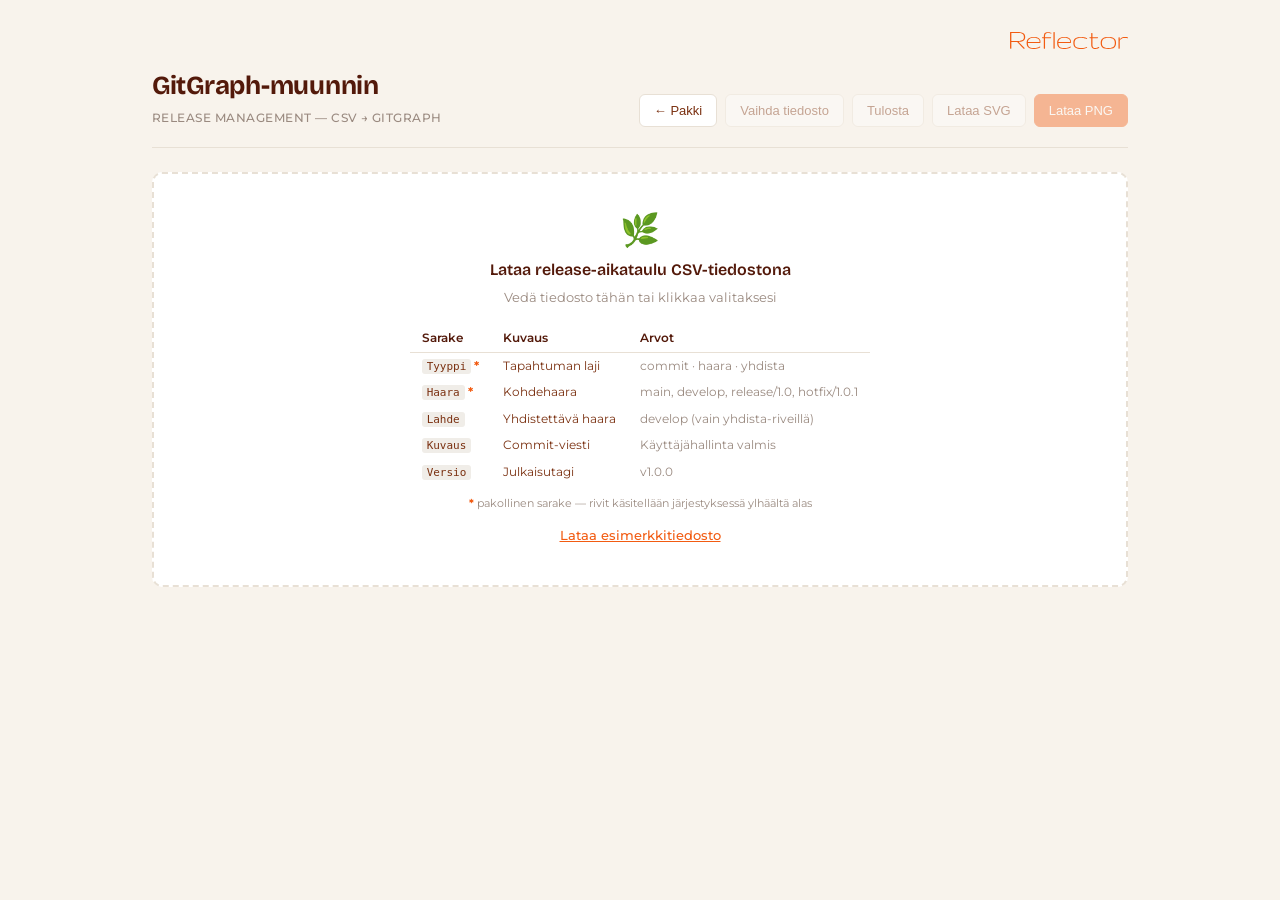
<file: gitgraph/index.html>
<!DOCTYPE html>
<html lang="fi">
<head>
<meta charset="UTF-8">
<meta name="viewport" content="width=device-width, initial-scale=1">
<title>GitGraph-muunnin</title>
<link rel="preconnect" href="https://fonts.googleapis.com">
<link rel="preconnect" href="https://fonts.gstatic.com" crossorigin>
<link href="https://fonts.googleapis.com/css2?family=Bricolage+Grotesque:opsz,wght@12..96,300;12..96,600;12..96,700&family=Montserrat:wght@400;500;600&display=swap" rel="stylesheet">
<style>
:root {
  --bg: #F8F3EC;
  --card: #ffffff;
  --ink: #53190A;
  --ink-2: #7a3010;
  --muted: #9a8a80;
  --line: #e8e0d5;
  --accent: #F25B11;
  --today: #c0392b;
  --row-h: 52px;
}

* { box-sizing: border-box; }
html, body { margin: 0; padding: 0; }

body {
  font-family: 'Montserrat', -apple-system, BlinkMacSystemFont, sans-serif;
  background: var(--bg);
  color: var(--ink);
  font-size: 14px;
  line-height: 1.5;
  min-height: 100vh;
  -webkit-font-smoothing: antialiased;
}

h1, h2, h3 { font-family: 'Bricolage Grotesque', sans-serif; }

.page {
  max-width: 1040px;
  margin: 0 auto;
  padding: 32px 32px 64px;
}

/* ── Header ── */
header.app-header {
  position: relative;
  display: flex;
  align-items: flex-end;
  justify-content: space-between;
  gap: 32px;
  margin-bottom: 24px;
  padding-top: 34px;
  padding-bottom: 20px;
  border-bottom: 1px solid var(--line);
}

.title-block h1 {
  font-size: 26px;
  font-weight: 700;
  margin: 0 0 4px;
  letter-spacing: -0.01em;
  color: var(--ink);
}

.title-block .subtitle {
  color: var(--muted);
  font-size: 12px;
  font-weight: 500;
  letter-spacing: 0.04em;
  text-transform: uppercase;
}

.reflector-brand {
  position: absolute;
  top: 0;
  right: 0;
  display: flex;
  align-items: center;
}

.reflector-brand img {
  display: block;
  width: 118px;
  height: auto;
}

.actions {
  display: flex;
  gap: 8px;
  flex-wrap: wrap;
  align-items: center;
}

button.btn, a.btn {
  font-family: 'Montserrat', inherit;
  font-size: 13px;
  font-weight: 500;
  padding: 8px 14px;
  border-radius: 6px;
  border: 1px solid var(--line);
  background: var(--card);
  color: var(--ink-2);
  cursor: pointer;
  transition: all 0.15s ease;
  text-decoration: none;
  display: inline-block;
}

button.btn:hover, a.btn:hover { background: #faf7f2; border-color: #d6cfc5; color: var(--ink); }
button.btn.primary { background: var(--accent); color: white; border-color: var(--accent); }
button.btn.primary:hover { background: #d44d0d; }
button.btn:disabled { opacity: 0.4; cursor: not-allowed; }

/* ── Error banner ── */
.error-banner {
  background: #fdf0ee;
  border: 1px solid #f5c6bc;
  color: #8b2010;
  padding: 12px 16px;
  border-radius: 6px;
  font-size: 13px;
  margin-bottom: 20px;
}
.error-banner.hidden { display: none; }

/* ── Drop zone ── */
.dropzone {
  border: 2px dashed var(--line);
  border-radius: 10px;
  background: var(--card);
  padding: 40px 32px;
  text-align: center;
  cursor: pointer;
  transition: border-color 0.15s, background 0.15s;
  margin-bottom: 24px;
}

.dropzone:hover, .dropzone.drag-over {
  border-color: var(--accent);
  background: #fdf5f0;
}

.dropzone-icon {
  font-size: 32px;
  margin-bottom: 12px;
  line-height: 1;
}

.dropzone h2 {
  font-size: 16px;
  font-weight: 600;
  margin: 0 0 6px;
  color: var(--ink);
}

.dropzone p {
  font-size: 13px;
  color: var(--muted);
  margin: 0 0 16px;
}

.dropzone table {
  margin: 16px auto 0;
  border-collapse: collapse;
  font-size: 12px;
  text-align: left;
}

.dropzone th {
  font-weight: 600;
  color: var(--ink);
  padding: 5px 12px;
  border-bottom: 1px solid var(--line);
}

.dropzone td {
  padding: 4px 12px;
  color: var(--ink-2);
  vertical-align: top;
}

.dropzone td code {
  background: #f0ede8;
  padding: 1px 5px;
  border-radius: 3px;
  font-size: 11px;
  font-family: 'SF Mono', 'Fira Code', monospace;
}

.dropzone td.col-values {
  color: var(--muted);
}

.req { color: var(--accent); font-weight: 700; }

.columns {
  display: flex;
  justify-content: center;
  gap: 12px;
  flex-wrap: wrap;
  margin-top: 4px;
}

.columns a {
  color: var(--accent);
  font-size: 13px;
  font-weight: 500;
}

/* ── Diagram card ── */
.chart-card {
  background: var(--card);
  border: 1px solid var(--line);
  border-radius: 10px;
  overflow: hidden;
  margin-bottom: 16px;
}

.diagram-wrap {
  padding: 32px;
  overflow-x: auto;
}

.diagram-wrap.empty {
  display: none;
}

/* Override Mermaid font to match brand */
#diagram svg {
  max-width: 100%;
  font-family: 'Montserrat', sans-serif !important;
}

/* ── Source toggle ── */
.source-section {
  margin-bottom: 24px;
}

.source-toggle {
  background: none;
  border: none;
  cursor: pointer;
  font-family: 'Montserrat', sans-serif;
  font-size: 12px;
  font-weight: 600;
  color: var(--muted);
  letter-spacing: 0.04em;
  text-transform: uppercase;
  padding: 0;
  display: flex;
  align-items: center;
  gap: 6px;
}

.source-toggle:hover { color: var(--ink); }

.source-toggle .arrow { transition: transform 0.15s; }
.source-toggle.open .arrow { transform: rotate(90deg); }

.source-box {
  display: none;
  margin-top: 10px;
  background: var(--card);
  border: 1px solid var(--line);
  border-radius: 8px;
  padding: 16px 20px;
  overflow-x: auto;
}

.source-box.visible { display: block; }

.source-box pre {
  margin: 0;
  font-family: 'SF Mono', 'Fira Code', 'Courier New', monospace;
  font-size: 12px;
  line-height: 1.6;
  color: var(--ink-2);
  white-space: pre;
}

/* ── Footer note ── */
.footer-note {
  margin-top: 18px;
  color: var(--muted);
  font-size: 11px;
  text-align: right;
}

/* ── Print ── */
@media print {
  body { background: white; }
  .page { padding: 0; max-width: none; }
  .actions, .reflector-brand, .dropzone, .source-section { display: none !important; }
  .chart-card { box-shadow: none; border-color: #ccc; }
}
</style>
</head>
<body>
<div class="page">

  <header class="app-header">
    <div class="title-block">
      <h1>GitGraph-muunnin</h1>
      <div class="subtitle">Release management — CSV → GitGraph</div>
    </div>
    <div class="reflector-brand"><img src="../assets/reflector-logo-orange.svg" alt="Reflector"></div>
    <div class="actions">
      <button class="btn" onclick="location.href='../index.html'">← Pakki</button>
      <button class="btn" id="reloadBtn" disabled>Vaihda tiedosto</button>
      <button class="btn" id="printBtn" disabled>Tulosta</button>
      <button class="btn" id="svgBtn" disabled>Lataa SVG</button>
      <button class="btn primary" id="pngBtn" disabled>Lataa PNG</button>
    </div>
  </header>

  <div id="errorBanner" class="error-banner hidden"></div>

  <div class="dropzone" id="dropzone">
    <div class="dropzone-icon">🌿</div>
    <h2>Lataa release-aikataulu CSV-tiedostona</h2>
    <p>Vedä tiedosto tähän tai klikkaa valitaksesi</p>
    <table>
      <thead>
        <tr>
          <th>Sarake</th>
          <th>Kuvaus</th>
          <th class="col-values">Arvot</th>
        </tr>
      </thead>
      <tbody>
        <tr>
          <td><code>Tyyppi</code> <span class="req">*</span></td>
          <td>Tapahtuman laji</td>
          <td class="col-values">commit · haara · yhdista</td>
        </tr>
        <tr>
          <td><code>Haara</code> <span class="req">*</span></td>
          <td>Kohdehaara</td>
          <td class="col-values">main, develop, release/1.0, hotfix/1.0.1</td>
        </tr>
        <tr>
          <td><code>Lahde</code></td>
          <td>Yhdistettävä haara</td>
          <td class="col-values">develop (vain yhdista-riveillä)</td>
        </tr>
        <tr>
          <td><code>Kuvaus</code></td>
          <td>Commit-viesti</td>
          <td class="col-values">Käyttäjähallinta valmis</td>
        </tr>
        <tr>
          <td><code>Versio</code></td>
          <td>Julkaisutagi</td>
          <td class="col-values">v1.0.0</td>
        </tr>
      </tbody>
    </table>
    <p style="font-size:11px;color:var(--muted);margin:10px 0 0"><span style="color:var(--accent);font-weight:700">*</span> pakollinen sarake — rivit käsitellään järjestyksessä ylhäältä alas</p>
    <div class="columns" style="margin-top:14px">
      <a href="pakki_esimerkki.csv" download onclick="event.stopPropagation()">Lataa esimerkkitiedosto</a>
    </div>
    <input type="file" id="fileInput" accept=".csv,text/csv" style="display:none">
  </div>

  <div class="chart-card" id="chartCard" style="display:none">
    <div class="diagram-wrap" id="diagramWrap">
      <div id="diagram"></div>
    </div>
  </div>

  <div class="source-section" id="sourceSection" style="display:none">
    <button class="source-toggle" id="sourceToggle">
      <span class="arrow">▶</span> Mermaid-lähdekoodi
    </button>
    <div class="source-box" id="sourceBox">
      <pre id="sourceCode"></pre>
    </div>
  </div>

  <div class="footer-note" id="footerNote"></div>
</div>

<script src="../lib/mermaid.min.js"></script>
<script>
// ── Mermaid init ────────────────────────────────────────────
mermaid.initialize({
  startOnLoad: false,
  theme: 'base',
  themeVariables: {
    git0: '#F25B11',
    git1: '#7FB7B7',
    git2: '#53190A',
    git3: '#FF9F2D',
    git4: '#FFD577',
    git5: '#7FB7B7',
    git6: '#FF9F2D',
    git7: '#FFD577',
    gitInv0: '#ffffff',
    gitInv1: '#ffffff',
    gitInv2: '#ffffff',
    gitInv3: '#53190A',
    gitInv4: '#53190A',
    gitBranchLabel0: '#ffffff',
    gitBranchLabel1: '#ffffff',
    gitBranchLabel2: '#ffffff',
    gitBranchLabel3: '#53190A',
    tagLabelFontSize: '12px',
    commitLabelFontSize: '11px',
    fontSize: '13px',
  },
  gitGraph: {
    mainBranchName: 'main',
    rotateCommitLabel: true,
    showCommitLabel: true,
  }
});

// ── CSV parsing ─────────────────────────────────────────────
function parseCSV(text) {
  if (text.charCodeAt(0) === 0xFEFF) text = text.slice(1);
  const firstLine = text.split(/\r?\n/, 1)[0] || '';
  const counts = {
    ',': (firstLine.match(/,/g) || []).length,
    ';': (firstLine.match(/;/g) || []).length,
    '\t': (firstLine.match(/\t/g) || []).length,
  };
  const delim = Object.entries(counts).sort((a, b) => b[1] - a[1])[0][0];

  const rows = [];
  let row = [], field = '', inQuotes = false;
  for (let i = 0; i < text.length; i++) {
    const c = text[i];
    if (inQuotes) {
      if (c === '"') {
        if (text[i + 1] === '"') { field += '"'; i++; }
        else inQuotes = false;
      } else field += c;
    } else {
      if (c === '"') inQuotes = true;
      else if (c === delim) { row.push(field); field = ''; }
      else if (c === '\n') { row.push(field); rows.push(row); row = []; field = ''; }
      else if (c === '\r') { /* skip */ }
      else field += c;
    }
  }
  if (field.length || row.length) { row.push(field); rows.push(row); }
  while (rows.length && rows[rows.length - 1].every(c => !c || !c.trim())) rows.pop();
  if (!rows.length) return [];

  const headers = rows[0].map(h => h.trim());
  return rows.slice(1).map(r => {
    const o = {};
    headers.forEach((h, i) => { o[h] = (r[i] || '').trim(); });
    return o;
  });
}

// ── Column normalization ─────────────────────────────────────
const ALIASES = {
  tyyppi:  ['tyyppi', 'type', 'toiminto', 'tapahtuma'],
  haara:   ['haara', 'branch', 'kohde'],
  lahde:   ['lahde', 'lähde', 'source', 'from', 'lahdehaara'],
  kuvaus:  ['kuvaus', 'description', 'viesti', 'message', 'commit', 'teksti'],
  versio:  ['versio', 'version', 'tag', 'tagi', 'julkaisu', 'release'],
};

function normKey(k) {
  return k.toLowerCase()
    .replace(/[\s_\-]/g, '')
    .replace(/ä/g, 'a').replace(/ö/g, 'o').replace(/å/g, 'a');
}

function buildMap(headers) {
  const norm = headers.map(h => [h, normKey(h)]);
  const map = {};
  for (const [field, aliases] of Object.entries(ALIASES)) {
    const aliasSet = new Set(aliases.map(normKey));
    const found = norm.find(([_, n]) => aliasSet.has(n));
    if (found) map[field] = found[0];
  }
  return map;
}

// ── CSV → Mermaid gitGraph ───────────────────────────────────
function csvToMermaid(rawRows) {
  if (!rawRows.length) throw new Error('CSV on tyhjä.');
  const map = buildMap(Object.keys(rawRows[0]));
  if (!map.tyyppi || !map.haara) {
    throw new Error('CSV:stä puuttuu pakollinen sarake. Tarvitaan: Tyyppi, Haara. Löydetyt: ' + Object.keys(rawRows[0]).join(', '));
  }

  const rows = rawRows
    .filter(r => (r[map.tyyppi] || '').trim())
    .map(r => ({
      tyyppi: (r[map.tyyppi] || '').trim().toLowerCase(),
      haara:  (r[map.haara]  || '').trim(),
      lahde:  map.lahde  ? (r[map.lahde]  || '').trim() : '',
      kuvaus: map.kuvaus ? (r[map.kuvaus] || '').trim() : '',
      versio: map.versio ? (r[map.versio] || '').trim() : '',
    }));

  const lines = ['gitGraph'];
  let currentBranch = 'main';
  const idCounts = {};

  function uniqueId(base) {
    if (!base) return undefined;
    const key = base.toLowerCase();
    idCounts[key] = (idCounts[key] || 0) + 1;
    return idCounts[key] > 1 ? `${base} (${idCounts[key]})` : base;
  }

  function q(s) { return s.replace(/"/g, "'"); }

  function ensureCheckout(haara) {
    if (haara && haara !== currentBranch) {
      lines.push(`  checkout ${haara}`);
      currentBranch = haara;
    }
  }

  for (const r of rows) {
    if (!r.haara) continue;

    if (r.tyyppi === 'haara' || r.tyyppi === 'branch') {
      lines.push(`  branch ${r.haara}`);
      currentBranch = r.haara;

    } else if (r.tyyppi === 'commit') {
      ensureCheckout(r.haara);
      const id = uniqueId(r.kuvaus);
      let line = '  commit';
      if (id)      line += ` id: "${q(id)}"`;
      if (r.versio) line += ` tag: "${q(r.versio)}"`;
      lines.push(line);

    } else if (r.tyyppi === 'yhdista' || r.tyyppi === 'merge') {
      if (!r.lahde) throw new Error(`Rivi tyyppiä "yhdista" puuttuu Lahde-sarake: haara=${r.haara}`);
      ensureCheckout(r.haara);
      // Suppress commit id when versio tag is set — avoids label overlap on merge node
      const id = r.versio ? undefined : uniqueId(r.kuvaus);
      let line = `  merge ${r.lahde}`;
      if (id)       line += ` id: "${q(id)}"`;
      if (r.versio) line += ` tag: "${q(r.versio)}"`;
      lines.push(line);

    } else {
      throw new Error(`Tuntematon tyyppi: "${r.tyyppi}". Sallitut: commit, haara, yhdista.`);
    }
  }

  return lines.join('\n');
}

// ── Render ──────────────────────────────────────────────────
let currentMermaidCode = '';
let taskCount = 0;
async function renderDiagram(code) {
  currentMermaidCode = code;
  const container = document.getElementById('diagram');
  const chartCard = document.getElementById('chartCard');
  const sourceSection = document.getElementById('sourceSection');

  container.innerHTML = '';
  const id = 'mermaid-' + Date.now();

  try {
    const { svg } = await mermaid.render(id, code);
    container.innerHTML = svg;
    chartCard.style.display = '';
    sourceSection.style.display = '';
    document.getElementById('dropzone').style.display = 'none';
    document.getElementById('sourceCode').textContent = code;

    document.getElementById('printBtn').disabled = false;
    document.getElementById('svgBtn').disabled = false;
    document.getElementById('pngBtn').disabled = false;
    document.getElementById('reloadBtn').disabled = false;
  } catch (err) {
    // mermaid may insert an error element — clean up
    const errEl = document.getElementById(id + '-svg');
    if (errEl) errEl.remove();
    throw new Error('Mermaid-virhe: ' + (err.message || err));
  }
}

// ── File loading ─────────────────────────────────────────────
let exportFilename = 'gitgraph';

function loadFile(file) {
  clearError();
  exportFilename = file.name.replace(/\.[^.]+$/, '');
  const reader = new FileReader();
  reader.onload = async e => {
    try {
      const raw = parseCSV(e.target.result);
      const code = csvToMermaid(raw);
      taskCount = raw.filter(r => (r[Object.keys(r)[0]] || '').trim()).length;
      await renderDiagram(code);
      document.getElementById('footerNote').textContent =
        file.name + ' — ' + taskCount + ' tapahtumaa';
    } catch (err) {
      showError(err.message);
    }
  };
  reader.readAsText(file, 'UTF-8');
}

// ── Drop zone ────────────────────────────────────────────────
const dropzone = document.getElementById('dropzone');
const fileInput = document.getElementById('fileInput');

dropzone.addEventListener('click', () => fileInput.click());
fileInput.addEventListener('change', e => {
  if (e.target.files[0]) loadFile(e.target.files[0]);
});

dropzone.addEventListener('dragover', e => {
  e.preventDefault();
  dropzone.classList.add('drag-over');
});
dropzone.addEventListener('dragleave', () => dropzone.classList.remove('drag-over'));
dropzone.addEventListener('drop', e => {
  e.preventDefault();
  dropzone.classList.remove('drag-over');
  const file = e.dataTransfer.files[0];
  if (file) loadFile(file);
});

document.getElementById('reloadBtn').addEventListener('click', () => {
  document.getElementById('chartCard').style.display = 'none';
  document.getElementById('sourceSection').style.display = 'none';
  document.getElementById('dropzone').style.display = '';
  document.getElementById('footerNote').textContent = '';
  document.getElementById('printBtn').disabled = true;
  document.getElementById('svgBtn').disabled = true;
  document.getElementById('pngBtn').disabled = true;
  document.getElementById('reloadBtn').disabled = true;
  fileInput.value = '';
  currentMermaidCode = '';
});

// ── Source toggle ────────────────────────────────────────────
document.getElementById('sourceToggle').addEventListener('click', () => {
  const btn = document.getElementById('sourceToggle');
  const box = document.getElementById('sourceBox');
  btn.classList.toggle('open');
  box.classList.toggle('visible');
});

// ── SVG export ───────────────────────────────────────────────
document.getElementById('svgBtn').addEventListener('click', () => {
  const svgEl = document.querySelector('#diagram svg');
  if (!svgEl) return;
  const blob = new Blob([svgEl.outerHTML], { type: 'image/svg+xml;charset=utf-8' });
  const a = document.createElement('a');
  a.href = URL.createObjectURL(blob);
  a.download = exportFilename + '.svg';
  a.click();
  URL.revokeObjectURL(a.href);
});

// ── Print ────────────────────────────────────────────────────
document.getElementById('printBtn').addEventListener('click', () => {
  const svgEl = document.querySelector('#diagram svg');
  if (!svgEl) return;
  const win = window.open('', '_blank');
  win.document.write(`<!DOCTYPE html><html><head><meta charset="UTF-8"><title>GitGraph</title><style>@page{margin:10mm}body{margin:0;background:white}svg{max-width:100%;display:block}</style></head><body>${svgEl.outerHTML}</body></html>`);
  win.document.close();
  win.print();
  setTimeout(() => win.close(), 500);
});

// ── PNG export ───────────────────────────────────────────────
document.getElementById('pngBtn').addEventListener('click', async () => {
  const svgEl = document.querySelector('#diagram svg');
  if (!svgEl) return;

  const scale = 2;
  const w = svgEl.getBoundingClientRect().width || 1200;
  const h = svgEl.getBoundingClientRect().height || 600;

  const svgClone = svgEl.cloneNode(true);
  svgClone.setAttribute('width', w);
  svgClone.setAttribute('height', h);
  const svgData = new XMLSerializer().serializeToString(svgClone);

  const canvas = document.createElement('canvas');
  canvas.width = w * scale;
  canvas.height = h * scale;
  const ctx = canvas.getContext('2d');
  ctx.scale(scale, scale);
  ctx.fillStyle = '#F8F3EC';
  ctx.fillRect(0, 0, w, h);

  const img = new Image();
  const blob = new Blob([svgData], { type: 'image/svg+xml;charset=utf-8' });
  const url = URL.createObjectURL(blob);
  img.onload = () => {
    ctx.drawImage(img, 0, 0);
    URL.revokeObjectURL(url);
    const a = document.createElement('a');
    a.download = exportFilename + '.png';
    a.href = canvas.toDataURL('image/png');
    a.click();
  };
  img.src = url;
});

// ── Error helpers ────────────────────────────────────────────
function showError(msg) {
  const el = document.getElementById('errorBanner');
  el.textContent = msg;
  el.classList.remove('hidden');
}
function clearError() {
  document.getElementById('errorBanner').classList.add('hidden');
}
</script>
</body>
</html>
</file>
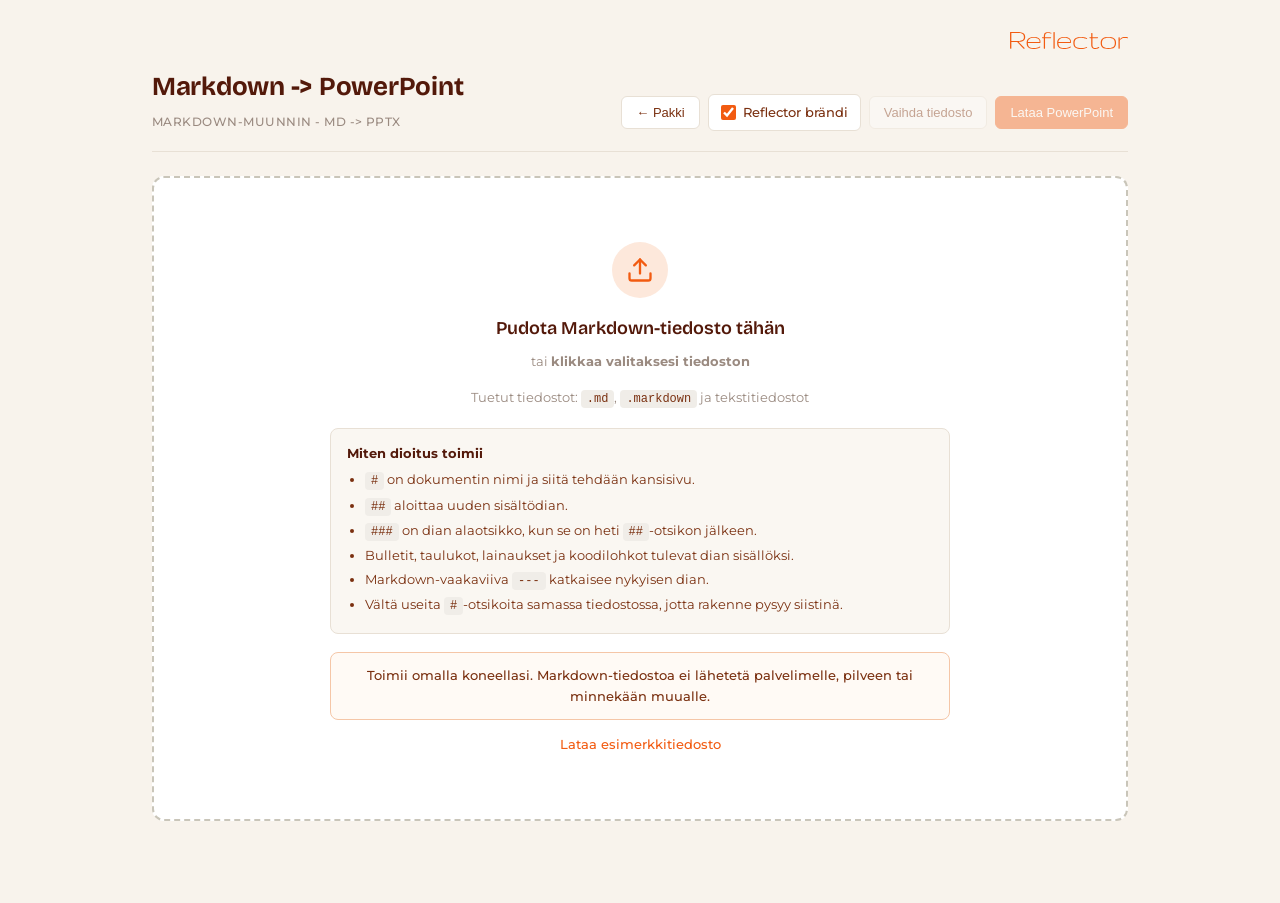
<file: markdownpowerpoint/index.html>
<!DOCTYPE html>
<html lang="fi">
<head>
<meta charset="UTF-8">
<meta name="viewport" content="width=device-width, initial-scale=1">
<title>Markdown -> PowerPoint</title>
<link rel="preconnect" href="https://fonts.googleapis.com">
<link rel="preconnect" href="https://fonts.gstatic.com" crossorigin>
<link href="https://fonts.googleapis.com/css2?family=Bricolage+Grotesque:opsz,wght@12..96,300;12..96,600;12..96,700&family=Montserrat:wght@400;500;600&display=swap" rel="stylesheet">
<script src="../lib/marked.umd.js"></script>
<script src="../lib/markdown.js"></script>
<script src="../lib/jszip.min.js"></script>
<style>
:root {
  --bg: #F8F3EC;
  --card: #ffffff;
  --ink: #53190A;
  --ink-2: #7a3010;
  --muted: #9a8a80;
  --line: #e8e0d5;
  --accent: #F25B11;
}

* { box-sizing: border-box; }
html, body { margin: 0; padding: 0; }

body {
  font-family: 'Montserrat', -apple-system, sans-serif;
  background: var(--bg);
  color: var(--ink);
  font-size: 14px;
  line-height: 1.6;
  min-height: 100vh;
  -webkit-font-smoothing: antialiased;
}

h1, h2, h3 { font-family: 'Bricolage Grotesque', sans-serif; }

.page {
  max-width: 1040px;
  margin: 0 auto;
  padding: 32px 32px 64px;
}

header.app-header {
  position: relative;
  display: flex;
  align-items: flex-end;
  justify-content: space-between;
  gap: 32px;
  margin-bottom: 24px;
  padding-top: 34px;
  padding-bottom: 20px;
  border-bottom: 1px solid var(--line);
}

.title-block h1 {
  font-size: 26px;
  font-weight: 700;
  margin: 0 0 4px;
  letter-spacing: -0.01em;
}

.title-block .subtitle {
  color: var(--muted);
  font-size: 12px;
  font-weight: 500;
  letter-spacing: 0.04em;
  text-transform: uppercase;
}

.reflector-brand {
  position: absolute;
  top: 0;
  right: 0;
  display: flex;
  align-items: center;
}

.reflector-brand img {
  display: block;
  width: 118px;
  height: auto;
}

.actions {
  display: flex;
  gap: 8px;
  flex-wrap: wrap;
  align-items: center;
}

.toggle {
  display: inline-flex;
  align-items: center;
  gap: 7px;
  min-height: 35px;
  border: 1px solid var(--line);
  border-radius: 6px;
  background: var(--card);
  color: var(--ink-2);
  cursor: pointer;
  font-family: 'Montserrat', inherit;
  font-size: 13px;
  font-weight: 500;
  padding: 7px 12px;
  user-select: none;
  transition: all 0.15s ease;
}
.toggle:hover { background: #faf7f2; border-color: #d6cfc5; color: var(--ink); }
.toggle input {
  width: 15px;
  height: 15px;
  margin: 0;
  accent-color: var(--accent);
}

button.btn {
  font-family: 'Montserrat', inherit;
  font-size: 13px;
  font-weight: 500;
  padding: 8px 14px;
  border-radius: 6px;
  border: 1px solid var(--line);
  background: var(--card);
  color: var(--ink-2);
  cursor: pointer;
  transition: all 0.15s ease;
}
button.btn:hover { background: #faf7f2; border-color: #d6cfc5; color: var(--ink); }
button.btn.primary { background: var(--accent); color: white; border-color: var(--accent); }
button.btn.primary:hover { background: #d44d0d; }
button.btn:disabled { opacity: 0.4; cursor: not-allowed; }

.drop-hint {
  border: 2px dashed #c9c5b9;
  border-radius: 12px;
  background: var(--card);
  padding: 64px 40px;
  text-align: center;
  cursor: pointer;
  transition: all 0.2s ease;
  margin-bottom: 24px;
  color: var(--muted);
}
.drop-hint:hover, .drop-hint.drag-over {
  border-color: var(--accent);
  background: #fef5f0;
}
.drop-hint .drop-icon {
  display: grid;
  width: 56px; height: 56px;
  margin: 0 auto 16px;
  place-items: center;
  border-radius: 50%;
  background: #fde8db;
  color: var(--accent);
}
.drop-hint h2 { font-size: 18px; font-weight: 600; margin: 0 0 8px; color: var(--ink); }
.drop-hint p { font-size: 13px; color: var(--muted); margin: 0 0 16px; }
.drop-hint p:last-of-type { margin-bottom: 0; }
.drop-hint code { background: #f0ede8; color: var(--ink-2); font-size: 12px; padding: 2px 6px; border-radius: 4px; font-family: 'SF Mono','Fira Code',monospace; }
.drop-hint p.local-note {
  width: min(100%, 620px);
  margin: 18px auto 0;
  padding: 12px 16px;
  border: 1px solid #f5c6a7;
  border-radius: 8px;
  background: #fffaf5;
  color: var(--ink-2);
  font-weight: 500;
  font-size: 13px;
}
.drop-hint .format-help {
  width: min(100%, 620px);
  margin: 18px auto 0;
  padding: 14px 16px;
  border: 1px solid var(--line);
  border-radius: 8px;
  background: #faf7f2;
  color: var(--ink-2);
  text-align: left;
  font-size: 13px;
}
.drop-hint .format-help strong {
  display: block;
  margin-bottom: 6px;
  color: var(--ink);
}
.drop-hint .format-help ul {
  margin: 0;
  padding-left: 18px;
}
.drop-hint .format-help li { margin: 3px 0; }
.drop-hint .dropzone-link {
  display: inline-block;
  margin-top: 14px;
  color: var(--accent);
  font-size: 13px;
  font-weight: 500;
  text-decoration: none;
}
.drop-hint .dropzone-link:hover { text-decoration: underline; }

body.has-document .drop-hint { display: none; }

.preview-card {
  background: var(--card);
  border: 1px solid var(--line);
  border-radius: 10px;
  padding: 40px 48px;
  display: none;
}
body.has-document .preview-card { display: block; }

.markdown-body { font-size: 15px; line-height: 1.7; color: var(--ink); }
.markdown-body h1 { font-size: 28px; font-weight: 700; margin: 0 0 20px; border-bottom: 1px solid var(--line); padding-bottom: 10px; }
.markdown-body h2 { font-size: 22px; font-weight: 600; margin: 32px 0 12px; }
.markdown-body h3 { font-size: 18px; font-weight: 600; margin: 24px 0 10px; }
.markdown-body h4, .markdown-body h5, .markdown-body h6 { font-size: 15px; font-weight: 600; margin: 20px 0 8px; }
.markdown-body p { margin: 0 0 14px; }
.markdown-body ul, .markdown-body ol { margin: 0 0 14px; padding-left: 24px; }
.markdown-body li { margin-bottom: 4px; }
.markdown-body code { font-family: 'SF Mono','Fira Code',monospace; font-size: 12px; background: #f0ede8; padding: 2px 6px; border-radius: 3px; }
.markdown-body pre { background: #f0ede8; border-radius: 6px; padding: 16px; overflow-x: auto; margin: 0 0 16px; }
.markdown-body pre code { background: none; padding: 0; font-size: 13px; }
.markdown-body blockquote { border-left: 3px solid var(--accent); margin: 0 0 16px; padding: 8px 0 8px 16px; color: var(--ink-2); }
.markdown-body hr { border: none; border-top: 1px solid var(--line); margin: 24px 0; }
.markdown-body table { border-collapse: collapse; width: 100%; margin: 0 0 16px; font-size: 14px; }
.markdown-body th { background: var(--bg); font-weight: 600; text-align: left; padding: 8px 12px; border: 1px solid var(--line); }
.markdown-body td { padding: 7px 12px; border: 1px solid var(--line); }
.markdown-body a { color: var(--accent); }
.markdown-body img { max-width: 100%; }
.markdown-body strong { font-weight: 700; }
.markdown-body em { font-style: italic; }

.footer-note {
  margin-top: 12px;
  color: var(--muted);
  font-size: 11px;
  text-align: right;
}

@media (max-width: 600px) {
  .page { padding: 20px 16px 48px; }
  .preview-card { padding: 24px 20px; }
}
</style>
</head>
<body>
<div class="page">

  <header class="app-header">
    <div class="title-block">
      <h1>Markdown -> PowerPoint</h1>
      <div class="subtitle">Markdown-muunnin - MD -> PPTX</div>
    </div>
    <div class="reflector-brand"><img src="../assets/reflector-logo-orange.svg" alt="Reflector"></div>
    <div class="actions">
      <button class="btn" onclick="location.href='../index.html'">&larr; Pakki</button>
      <label class="toggle">
        <input id="brandToggle" type="checkbox" checked>
        <span>Reflector brändi</span>
      </label>
      <button class="btn" id="reloadBtn" disabled>Vaihda tiedosto</button>
      <button class="btn primary" id="pptBtn" disabled>Lataa PowerPoint</button>
    </div>
  </header>

  <div class="drop-hint" id="dropHint">
    <div class="drop-icon">
      <svg width="28" height="28" viewBox="0 0 24 24" fill="none" stroke="currentColor" stroke-width="2" stroke-linecap="round" stroke-linejoin="round">
        <path d="M21 15v4a2 2 0 0 1-2 2H5a2 2 0 0 1-2-2v-4"/>
        <polyline points="17 8 12 3 7 8"/>
        <line x1="12" y1="3" x2="12" y2="15"/>
      </svg>
    </div>
    <h2>Pudota Markdown-tiedosto tähän</h2>
    <p>tai <strong>klikkaa valitaksesi tiedoston</strong></p>
    <p>Tuetut tiedostot: <code>.md</code>, <code>.markdown</code> ja tekstitiedostot</p>
    <div class="format-help">
      <strong>Miten dioitus toimii</strong>
      <ul>
        <li><code>#</code> on dokumentin nimi ja siitä tehdään kansisivu.</li>
        <li><code>##</code> aloittaa uuden sisältödian.</li>
        <li><code>###</code> on dian alaotsikko, kun se on heti <code>##</code>-otsikon jälkeen.</li>
        <li>Bulletit, taulukot, lainaukset ja koodilohkot tulevat dian sisällöksi.</li>
        <li>Markdown-vaakaviiva <code>---</code> katkaisee nykyisen dian.</li>
        <li>Vältä useita <code>#</code>-otsikoita samassa tiedostossa, jotta rakenne pysyy siistinä.</li>
      </ul>
    </div>
    <p class="local-note">Toimii omalla koneellasi. Markdown-tiedostoa ei lähetetä palvelimelle, pilveen tai minnekään muualle.</p>
    <a href="pakki_esimerkki.md" download onclick="event.stopPropagation()" class="dropzone-link">Lataa esimerkkitiedosto</a>
    <input type="file" id="filePicker" accept=".md,.markdown,.mdown,.mkd,text/markdown,text/plain" style="display:none">
  </div>

  <div class="preview-card">
    <div class="markdown-body" id="preview"></div>
  </div>

  <div class="footer-note" id="footerNote"></div>
</div>

<script src="script.js"></script>
</body>
</html>
</file>
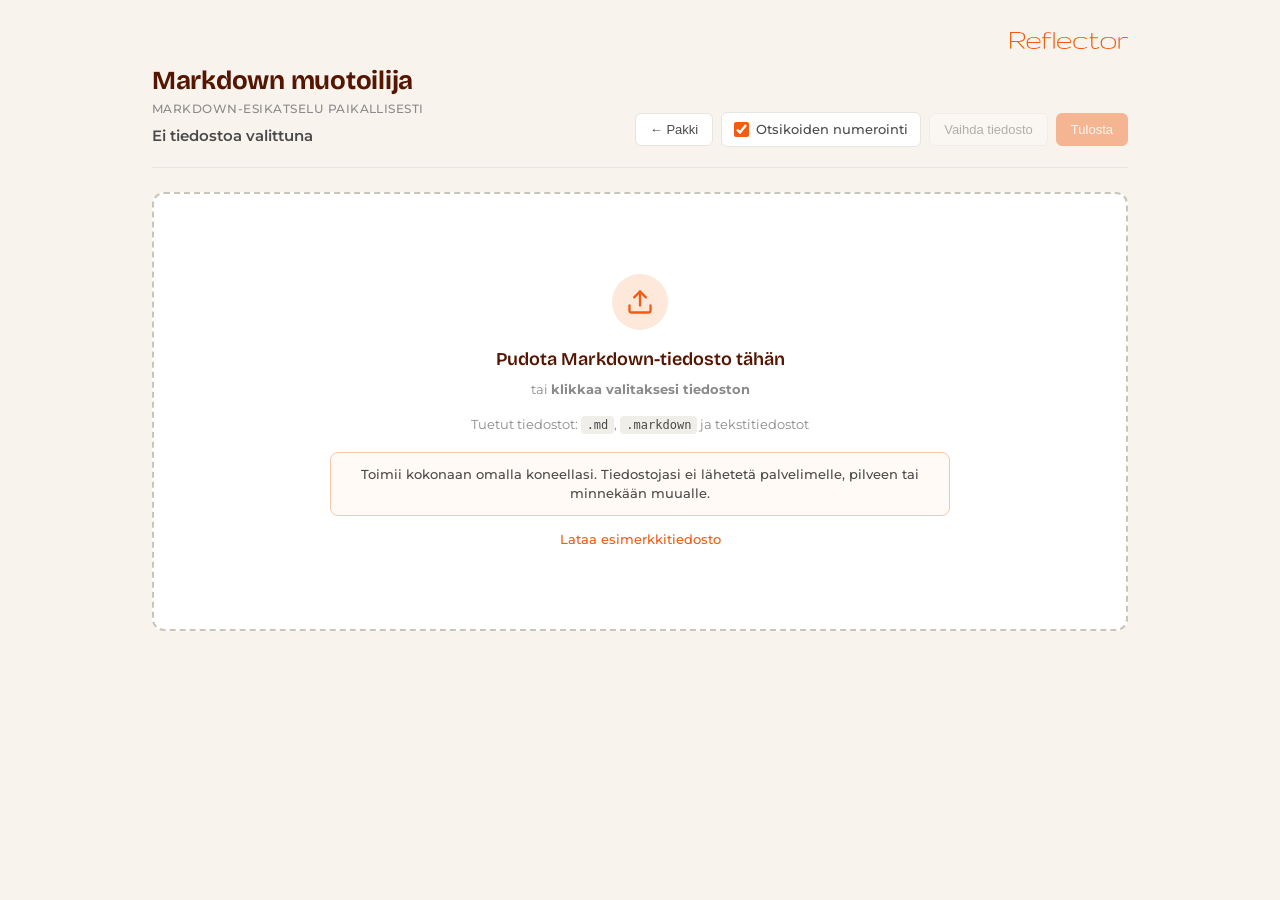
<file: markdownpreview/index.html>
<!doctype html>
<html lang="fi">
  <head>
    <meta charset="utf-8">
    <meta name="viewport" content="width=device-width, initial-scale=1">
    <title>Markdown Preview</title>
    <link rel="preconnect" href="https://fonts.googleapis.com">
    <link rel="preconnect" href="https://fonts.gstatic.com" crossorigin>
    <link href="https://fonts.googleapis.com/css2?family=Bricolage+Grotesque:opsz,wght@12..96,300;12..96,600;12..96,700&family=Montserrat:wght@400;500;600&display=swap" rel="stylesheet">
    <link rel="stylesheet" href="styles.css">
    <script src="../lib/marked.umd.js"></script>
    <script src="../lib/markdown.js"></script>
    <script src="script.js" defer></script>
  </head>
  <body>
    <div class="page">
      <header class="app-header">
        <div class="title-block">
          <h1>Markdown muotoilija</h1>
          <div class="subtitle">Markdown-esikatselu paikallisesti</div>
          <div class="file-name" id="fileName">Ei tiedostoa valittuna</div>
        </div>
        <div class="reflector-brand"><img src="../assets/reflector-logo-orange.svg" alt="Reflector"></div>
        <div class="actions">
          <button class="btn" type="button" onclick="location.href='../index.html'">&larr; Pakki</button>
          <label class="toggle">
            <input id="numberingToggle" type="checkbox" checked>
            <span>Otsikoiden numerointi</span>
          </label>
          <button class="btn" type="button" id="reloadBtn" disabled>Vaihda tiedosto</button>
          <button class="btn primary" type="button" id="printBtn" disabled>Tulosta</button>
        </div>
      </header>

      <div id="drop-hint" class="drop-hint" role="status">
        <div class="drop-icon" aria-hidden="true">
          <svg width="28" height="28" viewBox="0 0 24 24" fill="none" stroke="currentColor" stroke-width="2" stroke-linecap="round" stroke-linejoin="round">
            <path d="M21 15v4a2 2 0 0 1-2 2H5a2 2 0 0 1-2-2v-4"/>
            <polyline points="17 8 12 3 7 8"/>
            <line x1="12" y1="3" x2="12" y2="15"/>
          </svg>
        </div>
        <h2>Pudota Markdown-tiedosto t&auml;h&auml;n</h2>
        <p>tai <strong>klikkaa valitaksesi tiedoston</strong></p>
        <p>Tuetut tiedostot: <code>.md</code>, <code>.markdown</code> ja tekstitiedostot</p>
        <p class="local-note">
          Toimii kokonaan omalla koneellasi. Tiedostojasi ei l&auml;hetet&auml; palvelimelle, pilveen tai minnek&auml;&auml;n muualle.
        </p>
        <a href="pakki_esimerkki.md" download onclick="event.stopPropagation()" class="dropzone-link">Lataa esimerkkitiedosto</a>
      </div>

      <main id="preview" class="markdown-body" aria-live="polite"></main>
    </div>
    <input id="file-picker" type="file" accept=".md,.markdown,.mdown,.mkd,text/markdown,text/plain">
  </body>
</html>
</file>
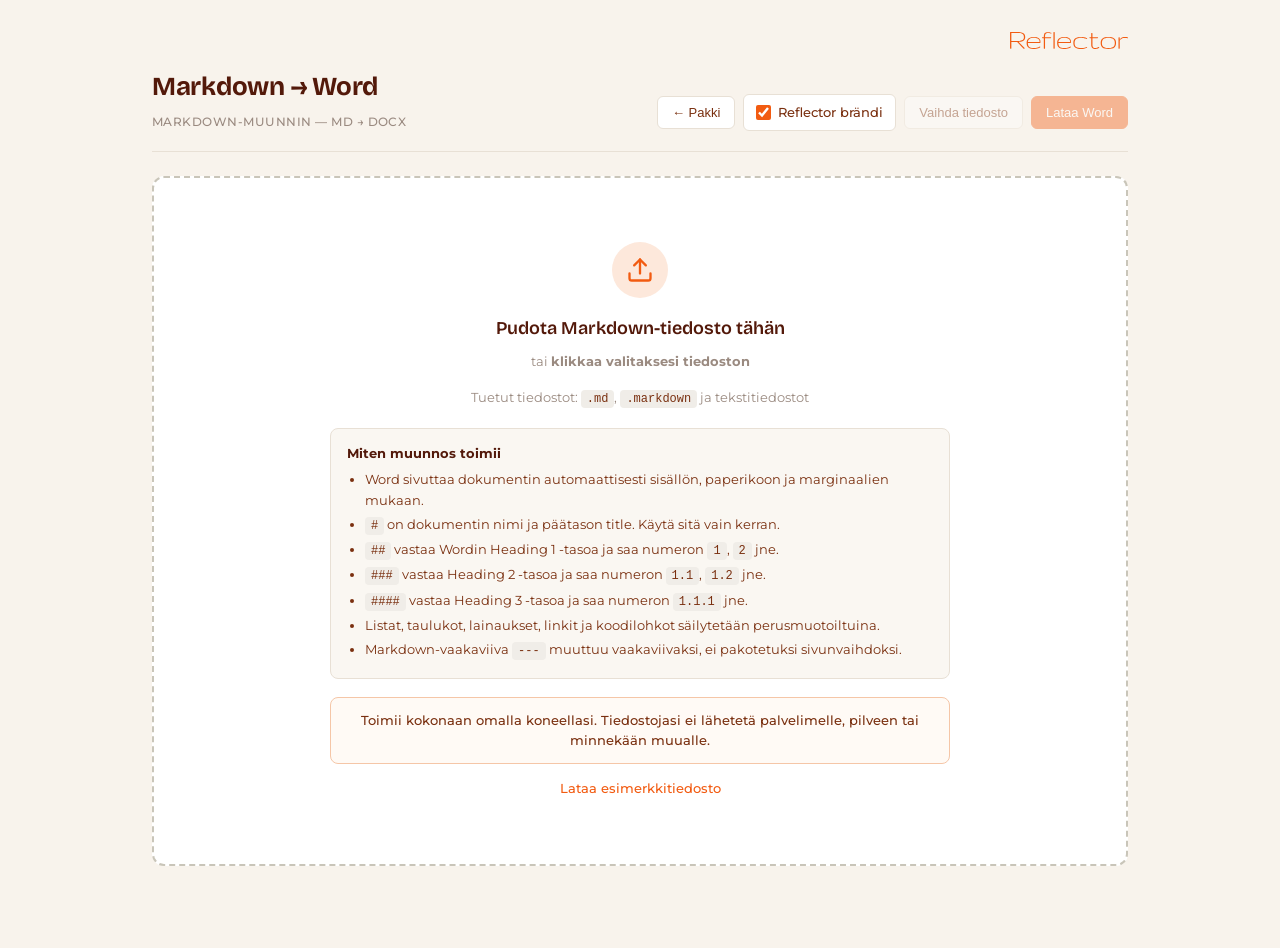
<file: markdownword/index.html>
<!DOCTYPE html>
<html lang="fi">
<head>
<meta charset="UTF-8">
<meta name="viewport" content="width=device-width, initial-scale=1">
<title>Markdown → Word</title>
<link rel="preconnect" href="https://fonts.googleapis.com">
<link rel="preconnect" href="https://fonts.gstatic.com" crossorigin>
<link href="https://fonts.googleapis.com/css2?family=Bricolage+Grotesque:opsz,wght@12..96,300;12..96,600;12..96,700&family=Montserrat:wght@400;500;600&display=swap" rel="stylesheet">
<script src="../lib/marked.umd.js"></script>
<script src="../lib/html-docx.js"></script>
<script src="../lib/markdown.js"></script>
<script src="../lib/jszip.min.js"></script>
<style>
:root {
  --bg: #F8F3EC;
  --card: #ffffff;
  --ink: #53190A;
  --ink-2: #7a3010;
  --muted: #9a8a80;
  --line: #e8e0d5;
  --accent: #F25B11;
}

* { box-sizing: border-box; }
html, body { margin: 0; padding: 0; }

body {
  font-family: 'Montserrat', -apple-system, sans-serif;
  background: var(--bg);
  color: var(--ink);
  font-size: 14px;
  line-height: 1.6;
  min-height: 100vh;
  -webkit-font-smoothing: antialiased;
}

h1, h2, h3 { font-family: 'Bricolage Grotesque', sans-serif; }

.page {
  max-width: 1040px;
  margin: 0 auto;
  padding: 32px 32px 64px;
}

header.app-header {
  position: relative;
  display: flex;
  align-items: flex-end;
  justify-content: space-between;
  gap: 32px;
  margin-bottom: 24px;
  padding-top: 34px;
  padding-bottom: 20px;
  border-bottom: 1px solid var(--line);
}

.title-block h1 {
  font-size: 26px;
  font-weight: 700;
  margin: 0 0 4px;
  letter-spacing: -0.01em;
}

.title-block .subtitle {
  color: var(--muted);
  font-size: 12px;
  font-weight: 500;
  letter-spacing: 0.04em;
  text-transform: uppercase;
}

.reflector-brand {
  position: absolute;
  top: 0;
  right: 0;
  display: flex;
  align-items: center;
}

.reflector-brand img {
  display: block;
  width: 118px;
  height: auto;
}

.actions {
  display: flex;
  gap: 8px;
  flex-wrap: wrap;
  align-items: center;
}

.toggle {
  display: inline-flex;
  align-items: center;
  gap: 7px;
  min-height: 35px;
  border: 1px solid var(--line);
  border-radius: 6px;
  background: var(--card);
  color: var(--ink-2);
  cursor: pointer;
  font-family: 'Montserrat', inherit;
  font-size: 13px;
  font-weight: 500;
  padding: 7px 12px;
  user-select: none;
  transition: all 0.15s ease;
}
.toggle:hover { background: #faf7f2; border-color: #d6cfc5; color: var(--ink); }
.toggle input {
  width: 15px;
  height: 15px;
  margin: 0;
  accent-color: var(--accent);
}

button.btn {
  font-family: 'Montserrat', inherit;
  font-size: 13px;
  font-weight: 500;
  padding: 8px 14px;
  border-radius: 6px;
  border: 1px solid var(--line);
  background: var(--card);
  color: var(--ink-2);
  cursor: pointer;
  transition: all 0.15s ease;
}
button.btn:hover { background: #faf7f2; border-color: #d6cfc5; color: var(--ink); }
button.btn.primary { background: var(--accent); color: white; border-color: var(--accent); }
button.btn.primary:hover { background: #d44d0d; }
button.btn:disabled { opacity: 0.4; cursor: not-allowed; }

/* ── Drop zone ── */
.drop-hint {
  border: 2px dashed #c9c5b9;
  border-radius: 12px;
  background: var(--card);
  padding: 64px 40px;
  text-align: center;
  cursor: pointer;
  transition: all 0.2s ease;
  margin-bottom: 24px;
  color: var(--muted);
}
.drop-hint:hover, .drop-hint.drag-over {
  border-color: var(--accent);
  background: #fef5f0;
}
.drop-hint .drop-icon {
  display: grid;
  width: 56px; height: 56px;
  margin: 0 auto 16px;
  place-items: center;
  border-radius: 50%;
  background: #fde8db;
  color: var(--accent);
}
.drop-hint h2 { font-size: 18px; font-weight: 600; margin: 0 0 8px; color: var(--ink); }
.drop-hint p { font-size: 13px; color: var(--muted); margin: 0 0 16px; }
.drop-hint p:last-of-type { margin-bottom: 0; }
.drop-hint code { background: #f0ede8; color: var(--ink-2); font-size: 12px; padding: 2px 6px; border-radius: 4px; font-family: 'SF Mono','Fira Code',monospace; }
.drop-hint p.local-note {
  width: min(100%, 620px);
  margin: 18px auto 0;
  padding: 12px 16px;
  border: 1px solid #f5c6a7;
  border-radius: 8px;
  background: #fffaf5;
  color: var(--ink-2);
  font-weight: 500;
  font-size: 13px;
}
.drop-hint .format-help {
  width: min(100%, 620px);
  margin: 18px auto 0;
  padding: 14px 16px;
  border: 1px solid var(--line);
  border-radius: 8px;
  background: #faf7f2;
  color: var(--ink-2);
  text-align: left;
  font-size: 13px;
}
.drop-hint .format-help strong {
  display: block;
  margin-bottom: 6px;
  color: var(--ink);
}
.drop-hint .format-help ul {
  margin: 0;
  padding-left: 18px;
}
.drop-hint .format-help li { margin: 3px 0; }
.drop-hint .dropzone-link {
  display: inline-block;
  margin-top: 14px;
  color: var(--accent);
  font-size: 13px;
  font-weight: 500;
  text-decoration: none;
}
.drop-hint .dropzone-link:hover { text-decoration: underline; }

body.has-document .drop-hint { display: none; }

/* ── Preview ── */
.preview-card {
  background: var(--card);
  border: 1px solid var(--line);
  border-radius: 10px;
  padding: 40px 48px;
  display: none;
}
body.has-document .preview-card { display: block; }

.markdown-body { font-size: 15px; line-height: 1.7; color: var(--ink); }
.markdown-body h1 { font-size: 28px; font-weight: 700; margin: 0 0 20px; border-bottom: 1px solid var(--line); padding-bottom: 10px; }
.markdown-body h2 { font-size: 22px; font-weight: 600; margin: 32px 0 12px; }
.markdown-body h3 { font-size: 18px; font-weight: 600; margin: 24px 0 10px; }
.markdown-body h4, .markdown-body h5, .markdown-body h6 { font-size: 15px; font-weight: 600; margin: 20px 0 8px; }
.markdown-body p { margin: 0 0 14px; }
.markdown-body ul, .markdown-body ol { margin: 0 0 14px; padding-left: 24px; }
.markdown-body li { margin-bottom: 4px; }
.markdown-body code { font-family: 'SF Mono','Fira Code',monospace; font-size: 12px; background: #f0ede8; padding: 2px 6px; border-radius: 3px; }
.markdown-body pre { background: #f0ede8; border-radius: 6px; padding: 16px; overflow-x: auto; margin: 0 0 16px; }
.markdown-body pre code { background: none; padding: 0; font-size: 13px; }
.markdown-body blockquote { border-left: 3px solid var(--accent); margin: 0 0 16px; padding: 8px 0 8px 16px; color: var(--ink-2); }
.markdown-body hr { border: none; border-top: 1px solid var(--line); margin: 24px 0; }
.markdown-body table { border-collapse: collapse; width: 100%; margin: 0 0 16px; font-size: 14px; }
.markdown-body th { background: var(--bg); font-weight: 600; text-align: left; padding: 8px 12px; border: 1px solid var(--line); }
.markdown-body td { padding: 7px 12px; border: 1px solid var(--line); }
.markdown-body a { color: var(--accent); }
.markdown-body img { max-width: 100%; }
.markdown-body strong { font-weight: 700; }
.markdown-body em { font-style: italic; }

.footer-note {
  margin-top: 12px;
  color: var(--muted);
  font-size: 11px;
  text-align: right;
}

@media (max-width: 600px) {
  .page { padding: 20px 16px 48px; }
  .preview-card { padding: 24px 20px; }
}
</style>
</head>
<body>
<div class="page">

  <header class="app-header">
    <div class="title-block">
      <h1>Markdown → Word</h1>
      <div class="subtitle">Markdown-muunnin — MD → DOCX</div>
    </div>
    <div class="reflector-brand"><img src="../assets/reflector-logo-orange.svg" alt="Reflector"></div>
    <div class="actions">
      <button class="btn" onclick="location.href='../index.html'">← Pakki</button>
      <label class="toggle">
        <input id="brandToggle" type="checkbox" checked>
        <span>Reflector brändi</span>
      </label>
      <button class="btn" id="reloadBtn" disabled>Vaihda tiedosto</button>
      <button class="btn primary" id="wordBtn" disabled>Lataa Word</button>
    </div>
  </header>

  <div class="drop-hint" id="dropHint">
    <div class="drop-icon">
      <svg width="28" height="28" viewBox="0 0 24 24" fill="none" stroke="currentColor" stroke-width="2" stroke-linecap="round" stroke-linejoin="round">
        <path d="M21 15v4a2 2 0 0 1-2 2H5a2 2 0 0 1-2-2v-4"/>
        <polyline points="17 8 12 3 7 8"/>
        <line x1="12" y1="3" x2="12" y2="15"/>
      </svg>
    </div>
    <h2>Pudota Markdown-tiedosto tähän</h2>
    <p>tai <strong>klikkaa valitaksesi tiedoston</strong></p>
    <p>Tuetut tiedostot: <code>.md</code>, <code>.markdown</code> ja tekstitiedostot</p>
    <div class="format-help">
      <strong>Miten muunnos toimii</strong>
      <ul>
        <li>Word sivuttaa dokumentin automaattisesti sisällön, paperikoon ja marginaalien mukaan.</li>
        <li><code>#</code> on dokumentin nimi ja päätason title. Käytä sitä vain kerran.</li>
        <li><code>##</code> vastaa Wordin Heading 1 -tasoa ja saa numeron <code>1</code>, <code>2</code> jne.</li>
        <li><code>###</code> vastaa Heading 2 -tasoa ja saa numeron <code>1.1</code>, <code>1.2</code> jne.</li>
        <li><code>####</code> vastaa Heading 3 -tasoa ja saa numeron <code>1.1.1</code> jne.</li>
        <li>Listat, taulukot, lainaukset, linkit ja koodilohkot säilytetään perusmuotoiltuina.</li>
        <li>Markdown-vaakaviiva <code>---</code> muuttuu vaakaviivaksi, ei pakotetuksi sivunvaihdoksi.</li>
      </ul>
    </div>
    <p class="local-note">Toimii kokonaan omalla koneellasi. Tiedostojasi ei lähetetä palvelimelle, pilveen tai minnekään muualle.</p>
    <a href="pakki_esimerkki.md" download onclick="event.stopPropagation()" class="dropzone-link">Lataa esimerkkitiedosto</a>
    <input type="file" id="filePicker" accept=".md,.markdown,.mdown,.mkd,text/markdown,text/plain" style="display:none">
  </div>

  <div class="preview-card">
    <div class="markdown-body" id="preview"></div>
  </div>

  <div class="footer-note" id="footerNote"></div>
</div>

<script>
(function () {
  "use strict";

  var currentFilename = "dokumentti";
  var logoSvgPromise = null;
  var dropHint = document.getElementById("dropHint");
  var filePicker = document.getElementById("filePicker");
  var preview = document.getElementById("preview");
  var reloadBtn = document.getElementById("reloadBtn");
  var wordBtn = document.getElementById("wordBtn");
  var footerNote = document.getElementById("footerNote");
  var brandToggle = document.getElementById("brandToggle");

  function setDocumentLoaded(fileName, html) {
    preview.innerHTML = html;
    document.body.classList.add("has-document");
    reloadBtn.disabled = false;
    wordBtn.disabled = false;
    footerNote.textContent = fileName;
  }

  function setError(fileName, message) {
    preview.innerHTML = "<p>" + message + "</p>";
    document.body.classList.add("has-document");
    reloadBtn.disabled = false;
    wordBtn.disabled = true;
    footerNote.textContent = fileName;
  }

  function loadFile(file) {
    currentFilename = file.name.replace(/\.[^.]+$/, "") || "dokumentti";

    var reader = new FileReader();
    reader.onload = function () {
      try {
        setDocumentLoaded(file.name, window.PakkiMarkdown.render(reader.result));
      } catch (error) {
        setError(file.name, "Markdown-tiedostoa ei voitu muuntaa Word-dokumentiksi.");
        console.error(error);
      }
    };
    reader.onerror = function () {
      setError(file.name, "Tiedostoa ei voitu lukea.");
    };
    reader.readAsText(file, "UTF-8");
  }

  function pickFile(files) {
    if (files && files[0]) {
      loadFile(files[0]);
    }
  }

  function escapeXml(value) {
    return String(value == null ? "" : value)
      .replace(/&/g, "&amp;")
      .replace(/</g, "&lt;")
      .replace(/>/g, "&gt;")
      .replace(/"/g, "&quot;")
      .replace(/'/g, "&apos;");
  }

  function relationshipXml(items) {
    return '<?xml version="1.0" encoding="UTF-8" standalone="yes"?>' +
      '<Relationships xmlns="http://schemas.openxmlformats.org/package/2006/relationships">' +
      items.map(function (item) {
        return '<Relationship Id="' + escapeXml(item.id) + '" Type="' + escapeXml(item.type) + '" Target="' + escapeXml(item.target) + '"/>';
      }).join("") + '</Relationships>';
  }

  function parseRelationships(xmlText) {
    var doc = new DOMParser().parseFromString(xmlText, "application/xml");
    return Array.prototype.map.call(doc.getElementsByTagName("Relationship"), function (node) {
      return {
        id: node.getAttribute("Id"),
        type: node.getAttribute("Type"),
        target: node.getAttribute("Target")
      };
    });
  }

  function addContentTypeOverride(contentTypesXml, partName, contentType) {
    if (contentTypesXml.indexOf('PartName="' + partName + '"') !== -1) return contentTypesXml;
    return contentTypesXml.replace("</Types>", '<Override PartName="' + partName + '" ContentType="' + contentType + '"/></Types>');
  }

  function addDefaultContentType(contentTypesXml, extension, contentType) {
    if (contentTypesXml.indexOf('Extension="' + extension + '"') !== -1) return contentTypesXml;
    return contentTypesXml.replace("</Types>", '<Default Extension="' + extension + '" ContentType="' + contentType + '"/></Types>');
  }

  function getLogoSvg() {
    if (logoSvgPromise) return logoSvgPromise;
    if (window.ReflectorLogoSvg) {
      logoSvgPromise = Promise.resolve(window.ReflectorLogoSvg);
    } else if (window.fetch) {
      logoSvgPromise = fetch("../assets/reflector-logo-orange.svg").then(function (response) {
        if (!response.ok) throw new Error("Logoa ei voitu ladata.");
        return response.text();
      });
    } else {
      logoSvgPromise = Promise.resolve("");
    }
    return logoSvgPromise;
  }

  function wordText(text, opts) {
    opts = opts || {};
    var props = '<w:rFonts w:ascii="' + escapeXml(opts.font || "Montserrat") + '" w:hAnsi="' + escapeXml(opts.font || "Montserrat") + '"/>' +
      '<w:color w:val="' + escapeXml(opts.color || "551500") + '"/>' +
      '<w:sz w:val="' + escapeXml(String(Math.round((opts.size || 9) * 2))) + '"/>';
    if (opts.bold) props += "<w:b/>";
    return '<w:r><w:rPr>' + props + '</w:rPr><w:t xml:space="preserve">' + escapeXml(text) + '</w:t></w:r>';
  }

  function wordField(instr, opts) {
    opts = opts || {};
    return '<w:fldSimple w:instr="' + escapeXml(instr) + '"><w:r><w:rPr><w:rFonts w:ascii="' +
      escapeXml(opts.font || "Montserrat") + '" w:hAnsi="' + escapeXml(opts.font || "Montserrat") +
      '"/><w:color w:val="' + escapeXml(opts.color || "551500") + '"/><w:sz w:val="' +
      escapeXml(String(Math.round((opts.size || 9) * 2))) + '"/></w:rPr><w:t>1</w:t></w:r></w:fldSimple>';
  }

  function logoDrawingXml() {
    return '<w:r><w:drawing><wp:inline distT="0" distB="0" distL="0" distR="0">' +
      '<wp:extent cx="1554480" cy="228600"/><wp:effectExtent l="0" t="0" r="0" b="0"/>' +
      '<wp:docPr id="1" name="Reflector logo"/><wp:cNvGraphicFramePr><a:graphicFrameLocks noChangeAspect="1"/></wp:cNvGraphicFramePr>' +
      '<a:graphic><a:graphicData uri="http://schemas.openxmlformats.org/drawingml/2006/picture">' +
      '<pic:pic><pic:nvPicPr><pic:cNvPr id="1" name="reflector-logo-orange.svg"/><pic:cNvPicPr/></pic:nvPicPr>' +
      '<pic:blipFill><a:blip r:embed="rIdLogo"/><a:stretch><a:fillRect/></a:stretch></pic:blipFill>' +
      '<pic:spPr><a:xfrm><a:off x="0" y="0"/><a:ext cx="1554480" cy="228600"/></a:xfrm><a:prstGeom prst="rect"><a:avLst/></a:prstGeom></pic:spPr>' +
      '</pic:pic></a:graphicData></a:graphic></wp:inline></w:drawing></w:r>';
  }

  function headerXml(title) {
    return '<?xml version="1.0" encoding="UTF-8" standalone="yes"?>' +
      '<w:hdr xmlns:w="http://schemas.openxmlformats.org/wordprocessingml/2006/main" xmlns:r="http://schemas.openxmlformats.org/officeDocument/2006/relationships" xmlns:wp="http://schemas.openxmlformats.org/drawingml/2006/wordprocessingDrawing" xmlns:a="http://schemas.openxmlformats.org/drawingml/2006/main" xmlns:pic="http://schemas.openxmlformats.org/drawingml/2006/picture">' +
      '<w:p><w:pPr><w:pStyle w:val="Header"/><w:tabs><w:tab w:val="right" w:pos="9360"/></w:tabs><w:pBdr><w:bottom w:val="single" w:sz="4" w:space="1" w:color="F25B11"/></w:pBdr></w:pPr>' +
      logoDrawingXml() +
      '<w:r><w:tab/></w:r>' +
      wordText(title, { font: "Montserrat", color: "969696", size: 8 }) +
      '</w:p></w:hdr>';
  }

  function footerXml() {
    return '<?xml version="1.0" encoding="UTF-8" standalone="yes"?>' +
      '<w:ftr xmlns:w="http://schemas.openxmlformats.org/wordprocessingml/2006/main">' +
      '<w:p><w:pPr><w:pStyle w:val="Footer"/><w:tabs><w:tab w:val="right" w:pos="9360"/></w:tabs></w:pPr>' +
      wordText("Reflector Oy © 2026", { font: "Montserrat", color: "F25B11", size: 8 }) +
      '<w:r><w:tab/></w:r>' +
      wordField(" PAGE ", { size: 8 }) +
      wordText("(", { size: 8 }) +
      wordField(" NUMPAGES ", { size: 8 }) +
      wordText(")", { size: 8 }) +
      '</w:p></w:ftr>';
  }

  function patchDocxChrome(blob, title) {
    return Promise.all([blob.arrayBuffer(), getLogoSvg()])
      .then(function (items) {
        return window.JSZip.loadAsync(items[0]).then(function (zip) {
          return { zip: zip, logoSvg: items[1] };
        });
      })
      .then(function (context) {
        var zip = context.zip;
        return Promise.all([
          zip.file("word/document.xml").async("string"),
          zip.file("word/_rels/document.xml.rels").async("string"),
          zip.file("[Content_Types].xml").async("string")
        ]).then(function (parts) {
          var documentXml = parts[0];
          var rels = parseRelationships(parts[1]);
          var contentTypesXml = parts[2];

          rels = rels.filter(function (rel) {
            return rel.target !== "header1.xml" && rel.target !== "footer1.xml";
          });
          rels.push({
            id: "rIdPakkiHeader",
            type: "http://schemas.openxmlformats.org/officeDocument/2006/relationships/header",
            target: "header1.xml"
          });
          rels.push({
            id: "rIdPakkiFooter",
            type: "http://schemas.openxmlformats.org/officeDocument/2006/relationships/footer",
            target: "footer1.xml"
          });

          documentXml = documentXml.replace(/<w:headerReference[^>]*\/>/g, "").replace(/<w:footerReference[^>]*\/>/g, "");
          documentXml = documentXml.replace("<w:sectPr>", '<w:sectPr><w:headerReference w:type="default" r:id="rIdPakkiHeader"/><w:footerReference w:type="default" r:id="rIdPakkiFooter"/>');

          contentTypesXml = addContentTypeOverride(contentTypesXml, "/word/header1.xml", "application/vnd.openxmlformats-officedocument.wordprocessingml.header+xml");
          contentTypesXml = addContentTypeOverride(contentTypesXml, "/word/footer1.xml", "application/vnd.openxmlformats-officedocument.wordprocessingml.footer+xml");
          contentTypesXml = addDefaultContentType(contentTypesXml, "svg", "image/svg+xml");

          zip.file("word/document.xml", documentXml);
          zip.file("word/_rels/document.xml.rels", relationshipXml(rels));
          zip.file("[Content_Types].xml", contentTypesXml);
          zip.file("word/header1.xml", headerXml(title));
          zip.file("word/_rels/header1.xml.rels", relationshipXml([{
            id: "rIdLogo",
            type: "http://schemas.openxmlformats.org/officeDocument/2006/relationships/image",
            target: "media/reflector-logo-orange.svg"
          }]));
          zip.file("word/footer1.xml", footerXml());
          zip.file("word/media/reflector-logo-orange.svg", context.logoSvg);

          return zip.generateAsync({
            type: "blob",
            mimeType: "application/vnd.openxmlformats-officedocument.wordprocessingml.document"
          });
        });
      });
  }

  function numberHeadings(html) {
    var wrapper = document.createElement("div");
    var counters = [0, 0, 0, 0, 0, 0];
    wrapper.innerHTML = html;
    Array.prototype.forEach.call(wrapper.querySelectorAll("h1,h2,h3,h4,h5,h6"), function (heading) {
      var level = Number(heading.tagName.substring(1));
      if (level === 1) return;
      var mappedLevel = level - 2;
      counters[mappedLevel] += 1;
      for (var i = mappedLevel + 1; i < counters.length; i += 1) counters[i] = 0;
      var parts = counters.slice(0, mappedLevel + 1).filter(function (value) { return value > 0; });
      if (!parts.length) return;
      if (/^\\d+(\\.\\d+)*\\s+/.test(heading.textContent || "")) return;
      heading.textContent = parts.join(".") + " " + heading.textContent;
    });
    return wrapper.innerHTML;
  }

  dropHint.addEventListener("click", function () {
    filePicker.click();
  });

  filePicker.addEventListener("change", function () {
    pickFile(filePicker.files);
    filePicker.value = "";
  });

  dropHint.addEventListener("dragover", function (event) {
    event.preventDefault();
    dropHint.classList.add("drag-over");
  });

  dropHint.addEventListener("dragleave", function () {
    dropHint.classList.remove("drag-over");
  });

  dropHint.addEventListener("drop", function (event) {
    event.preventDefault();
    dropHint.classList.remove("drag-over");
    pickFile(event.dataTransfer.files);
  });

  reloadBtn.addEventListener("click", function () {
    document.body.classList.remove("has-document");
    preview.innerHTML = "";
    footerNote.textContent = "";
    reloadBtn.disabled = true;
    wordBtn.disabled = true;
    filePicker.value = "";
  });

  wordBtn.addEventListener("click", function () {
    var useBrand = !brandToggle || brandToggle.checked;

    var brandCss = useBrand
      ? "body{font-family:Montserrat,Calibri,Arial,sans-serif;font-size:10.5pt;line-height:1.5;color:#551500;margin:0;padding:0}" +
        "h1,h2,h3{font-family:'Bricolage Grotesque',Montserrat,Calibri,Arial,sans-serif;color:#551500}" +
        "h1{font-size:20pt;font-weight:bold;margin:0 0 12pt;border-bottom:1.5pt solid #F25B11;padding-bottom:4pt}" +
        "h2{font-size:15pt;font-weight:bold;margin:16pt 0 8pt;color:#F25B11}" +
        "h3{font-size:12.5pt;font-weight:bold;margin:12pt 0 6pt}" +
        "h4,h5,h6{font-size:11pt;font-weight:bold;margin:10pt 0 4pt;color:#551500}" +
        "p{margin:0 0 8pt}" +
        "ul,ol{margin:0 0 8pt;padding-left:20pt}" +
        "li{margin-bottom:3pt}" +
        "code{font-family:'Courier New',monospace;font-size:9.5pt;background:#F0EDE8;color:#551500}" +
        "pre{font-family:'Courier New',monospace;font-size:9.5pt;background:#F0EDE8;padding:8pt;margin:0 0 8pt;white-space:pre-wrap}" +
        "blockquote{border-left:3pt solid #F25B11;margin:0 0 8pt;padding:4pt 0 4pt 12pt;color:#551500;background:#F8F3EC}" +
        "hr{border:none;border-top:1pt solid #F25B11;margin:12pt 0}" +
        "table{border-collapse:collapse;width:100%;margin:0 0 8pt}" +
        "th{background:#FFA349;color:#fff;font-weight:bold;text-align:left;padding:5pt 8pt;border:1pt solid #fff}" +
        "td{background:#FBE0CF;padding:4pt 8pt;border:1pt solid #fff}" +
        "tr:nth-child(even) td{background:#FDF0E8}" +
        "a{color:#F25B11}" +
        "strong{font-weight:bold}em{font-style:italic}"
      : "body{font-family:Calibri,Arial,sans-serif;font-size:10.5pt;line-height:1.5;color:#000;margin:0;padding:0}" +
        "h1,h2,h3,h4,h5,h6{font-family:'Calibri Light',Calibri,Arial,sans-serif;color:#000}" +
        "h1{font-size:20pt;font-weight:bold;margin:0 0 12pt}" +
        "h2{font-size:15pt;font-weight:bold;margin:16pt 0 8pt}" +
        "h3{font-size:12.5pt;font-weight:bold;margin:12pt 0 6pt}" +
        "h4,h5,h6{font-size:11pt;font-weight:bold;margin:10pt 0 4pt}" +
        "p{margin:0 0 8pt}" +
        "ul,ol{margin:0 0 8pt;padding-left:20pt}" +
        "li{margin-bottom:3pt}" +
        "code{font-family:'Courier New',monospace;font-size:9.5pt;background:#f5f5f5}" +
        "pre{font-family:'Courier New',monospace;font-size:9.5pt;background:#f5f5f5;padding:8pt;margin:0 0 8pt;white-space:pre-wrap}" +
        "blockquote{border-left:3pt solid #ccc;margin:0 0 8pt;padding:4pt 0 4pt 12pt}" +
        "hr{border:none;border-top:1pt solid #ccc;margin:12pt 0}" +
        "table{border-collapse:collapse;width:100%;margin:0 0 8pt}" +
        "th{background:#ddd;font-weight:bold;text-align:left;padding:5pt 8pt;border:1pt solid #fff}" +
        "td{padding:4pt 8pt;border:1pt solid #ccc}" +
        "tr:nth-child(even) td{background:#f5f5f5}" +
        "a{color:#000}" +
        "strong{font-weight:bold}em{font-style:italic}";

    var fullHtml = "<!DOCTYPE html><html><head><meta charset='UTF-8'><style>" +
      brandCss + "</style></head><body>" + numberHeadings(preview.innerHTML) + "</body></html>";

    wordBtn.disabled = true;
    wordBtn.textContent = "Luodaan...";

    var margins = { top: 1260, right: 1260, bottom: 1260, left: 1260, header: 720, footer: 720, gutter: 0 };
    var docxBlob = window.htmlDocx.asBlob(fullHtml, { margins: margins });
    var promise = useBrand ? patchDocxChrome(docxBlob, currentFilename) : Promise.resolve(docxBlob);

    promise
      .then(function (blob) {
        var url = URL.createObjectURL(blob);
        var link = document.createElement("a");
        link.href = url;
        link.download = currentFilename + ".docx";
        document.body.appendChild(link);
        link.click();
        link.remove();
        setTimeout(function () { URL.revokeObjectURL(url); }, 1000);
      })
      .catch(function (error) {
        console.error(error);
        alert("Word-dokumentin luonti epäonnistui.");
      })
      .finally(function () {
        wordBtn.disabled = false;
        wordBtn.textContent = "Lataa Word";
      });
  });
}());
</script>
</body>
</html>
</file>
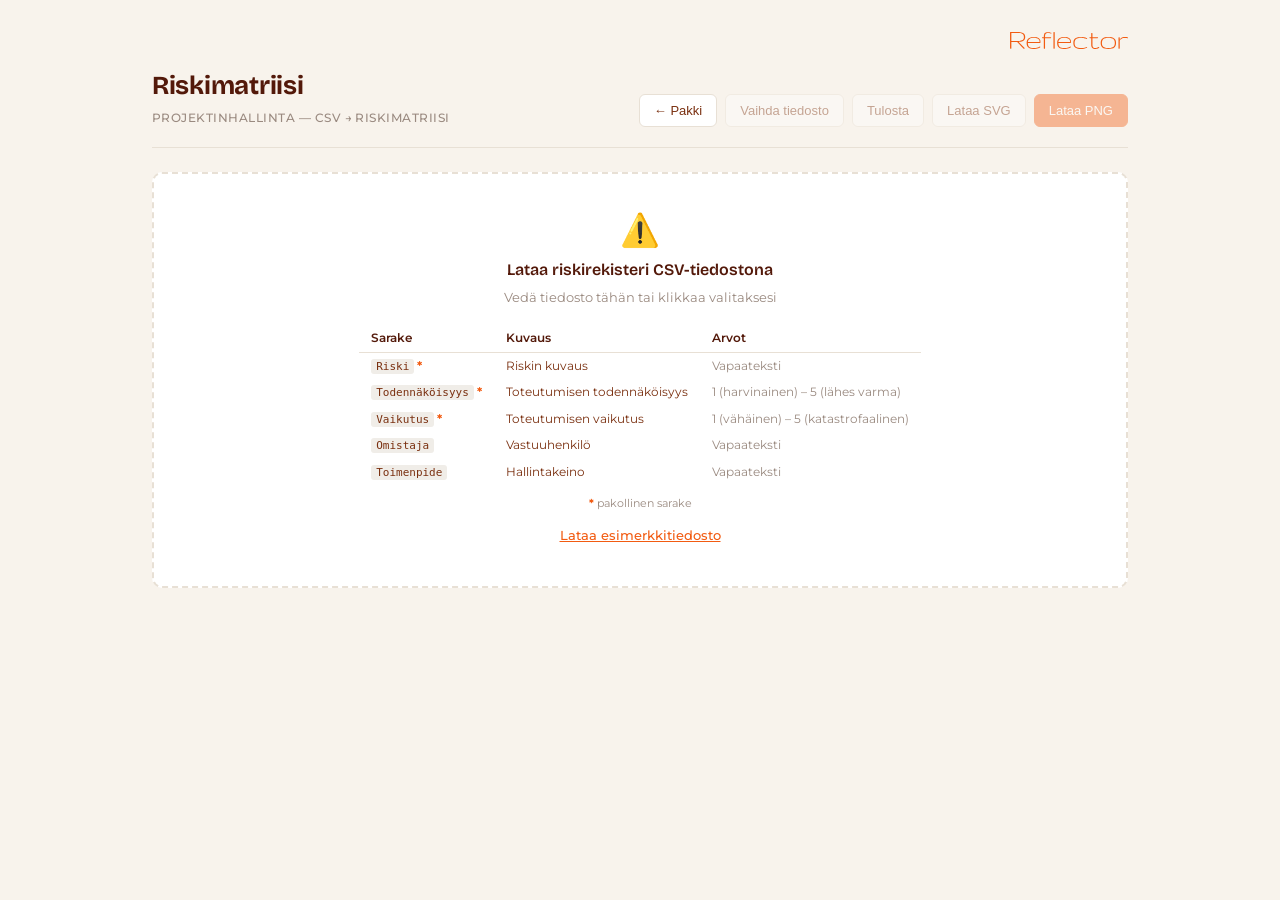
<file: riskimatriisi/index.html>
<!DOCTYPE html>
<html lang="fi">
<head>
<meta charset="UTF-8">
<meta name="viewport" content="width=device-width, initial-scale=1">
<title>Riskimatriisi</title>
<link rel="preconnect" href="https://fonts.googleapis.com">
<link rel="preconnect" href="https://fonts.gstatic.com" crossorigin>
<link href="https://fonts.googleapis.com/css2?family=Bricolage+Grotesque:opsz,wght@12..96,300;12..96,600;12..96,700&family=Montserrat:wght@400;500;600&display=swap" rel="stylesheet">
<style>
:root {
  --bg: #F8F3EC;
  --card: #ffffff;
  --ink: #53190A;
  --ink-2: #7a3010;
  --muted: #9a8a80;
  --line: #e8e0d5;
  --accent: #F25B11;

  --risk-low:      #ddf0e8;
  --risk-medium:   #fef3cd;
  --risk-high:     #fde0bc;
  --risk-critical: #fad0cc;

  --dot-low:      #4f8a6b;
  --dot-medium:   #c47b1f;
  --dot-high:     #d44d0d;
  --dot-critical: #c0392b;
}

* { box-sizing: border-box; }
html, body { margin: 0; padding: 0; }

body {
  font-family: 'Montserrat', -apple-system, BlinkMacSystemFont, sans-serif;
  background: var(--bg);
  color: var(--ink);
  font-size: 14px;
  line-height: 1.5;
  min-height: 100vh;
  -webkit-font-smoothing: antialiased;
}

h1, h2, h3 { font-family: 'Bricolage Grotesque', sans-serif; }

.page {
  max-width: 1040px;
  margin: 0 auto;
  padding: 32px 32px 64px;
}

/* ── Header ── */
header.app-header {
  position: relative;
  display: flex;
  align-items: flex-end;
  justify-content: space-between;
  gap: 32px;
  margin-bottom: 24px;
  padding-top: 34px;
  padding-bottom: 20px;
  border-bottom: 1px solid var(--line);
}

.title-block h1 {
  font-size: 26px;
  font-weight: 700;
  margin: 0 0 4px;
  letter-spacing: -0.01em;
}

.title-block .subtitle {
  color: var(--muted);
  font-size: 12px;
  font-weight: 500;
  letter-spacing: 0.04em;
  text-transform: uppercase;
}

.reflector-brand {
  position: absolute;
  top: 0;
  right: 0;
  display: flex;
  align-items: center;
}

.reflector-brand img {
  display: block;
  width: 118px;
  height: auto;
}

.actions {
  display: flex;
  gap: 8px;
  flex-wrap: wrap;
  align-items: center;
}

button.btn {
  font-family: 'Montserrat', inherit;
  font-size: 13px;
  font-weight: 500;
  padding: 8px 14px;
  border-radius: 6px;
  border: 1px solid var(--line);
  background: var(--card);
  color: var(--ink-2);
  cursor: pointer;
  transition: all 0.15s ease;
}
button.btn:hover { background: #faf7f2; border-color: #d6cfc5; color: var(--ink); }
button.btn.primary { background: var(--accent); color: white; border-color: var(--accent); }
button.btn.primary:hover { background: #d44d0d; }
button.btn:disabled { opacity: 0.4; cursor: not-allowed; }

/* ── Error ── */
.error-banner {
  background: #fdf0ee;
  border: 1px solid #f5c6bc;
  color: #8b2010;
  padding: 12px 16px;
  border-radius: 6px;
  font-size: 13px;
  margin-bottom: 20px;
}
.error-banner.hidden { display: none; }

/* ── Drop zone ── */
.dropzone {
  border: 2px dashed var(--line);
  border-radius: 10px;
  background: var(--card);
  padding: 40px 32px;
  text-align: center;
  cursor: pointer;
  transition: border-color 0.15s, background 0.15s;
  margin-bottom: 24px;
}
.dropzone:hover, .dropzone.drag-over {
  border-color: var(--accent);
  background: #fdf5f0;
}
.dropzone-icon { font-size: 32px; margin-bottom: 12px; line-height: 1; }
.dropzone h2 { font-size: 16px; font-weight: 600; margin: 0 0 6px; }
.dropzone p { font-size: 13px; color: var(--muted); margin: 0 0 16px; }

.dropzone table {
  margin: 16px auto 0;
  border-collapse: collapse;
  font-size: 12px;
  text-align: left;
}
.dropzone th {
  font-weight: 600;
  color: var(--ink);
  padding: 5px 12px;
  border-bottom: 1px solid var(--line);
}
.dropzone td { padding: 4px 12px; color: var(--ink-2); vertical-align: top; }
.dropzone td code {
  background: #f0ede8;
  padding: 1px 5px;
  border-radius: 3px;
  font-size: 11px;
  font-family: 'SF Mono', 'Fira Code', monospace;
}
.dropzone td.col-vals { color: var(--muted); }
.req { color: var(--accent); font-weight: 700; }
.dropzone-link { color: var(--accent); font-size: 13px; font-weight: 500; margin-top: 14px; display: inline-block; }

/* ── Chart card ── */
.chart-card {
  background: var(--card);
  border: 1px solid var(--line);
  border-radius: 10px;
  padding: 32px;
  margin-bottom: 16px;
  display: none;
}

.chart-layout {
  display: flex;
  gap: 32px;
  align-items: flex-start;
  flex-wrap: wrap;
}

#chart { display: block; flex-shrink: 0; }

/* ── Risk table ── */
.risk-table-wrap {
  flex: 1;
  min-width: 280px;
  overflow-x: auto;
}

.risk-table {
  width: 100%;
  border-collapse: collapse;
  font-size: 13px;
}
.risk-table th {
  text-align: left;
  font-size: 10px;
  font-weight: 600;
  letter-spacing: 0.06em;
  text-transform: uppercase;
  color: var(--muted);
  padding: 6px 10px;
  border-bottom: 1px solid var(--line);
}
.risk-table td {
  padding: 8px 10px;
  border-bottom: 1px solid #f2ede8;
  vertical-align: top;
}
.risk-table tr:last-child td { border-bottom: none; }
.risk-table tr:hover td { background: #faf7f3; }

.risk-num {
  display: inline-flex;
  align-items: center;
  justify-content: center;
  width: 22px;
  height: 22px;
  border-radius: 50%;
  font-size: 11px;
  font-weight: 700;
  color: white;
  flex-shrink: 0;
}

.risk-name { font-weight: 500; color: var(--ink); line-height: 1.35; }
.risk-owner { color: var(--muted); font-size: 11px; margin-top: 2px; }
.risk-action { color: var(--ink-2); font-size: 11px; margin-top: 3px; line-height: 1.4; }

.score-badge {
  display: inline-block;
  font-size: 12px;
  font-weight: 700;
  padding: 2px 7px;
  border-radius: 3px;
  white-space: nowrap;
}

/* ── Legend ── */
.legend-strip {
  display: flex;
  gap: 20px;
  flex-wrap: wrap;
  margin-top: 16px;
  padding-top: 16px;
  border-top: 1px solid var(--line);
  font-size: 12px;
}
.legend-item {
  display: flex;
  align-items: center;
  gap: 7px;
  color: var(--ink-2);
}
.legend-swatch {
  width: 14px;
  height: 14px;
  border-radius: 3px;
  flex-shrink: 0;
}

/* ── Tooltip ── */
.tt {
  position: fixed;
  background: #1a1a1a;
  color: #f0f0f0;
  font-size: 13px;
  padding: 10px 14px;
  border-radius: 6px;
  pointer-events: none;
  opacity: 0;
  transition: opacity 0.1s;
  max-width: 280px;
  line-height: 1.5;
  z-index: 100;
}
.tt.show { opacity: 1; }
.tt strong { display: block; margin-bottom: 4px; font-weight: 600; }
.tt .tt-row { color: #b0b0b0; font-size: 11px; }

/* ── Footer ── */
.footer-note {
  margin-top: 12px;
  color: var(--muted);
  font-size: 11px;
  text-align: right;
}

@media print {
  body { background: white; }
  .page { padding: 0; max-width: none; }
  .actions, .reflector-brand, .dropzone { display: none !important; }
  .chart-card { box-shadow: none; border-color: #ccc; }
}
</style>
</head>
<body>
<div class="page">

  <header class="app-header">
    <div class="title-block">
      <h1>Riskimatriisi</h1>
      <div class="subtitle">Projektinhallinta — CSV → Riskimatriisi</div>
    </div>
    <div class="reflector-brand"><img src="../assets/reflector-logo-orange.svg" alt="Reflector"></div>
    <div class="actions">
      <button class="btn" onclick="location.href='../index.html'">← Pakki</button>
      <button class="btn" id="reloadBtn" disabled>Vaihda tiedosto</button>
      <button class="btn" id="printBtn" disabled>Tulosta</button>
      <button class="btn" id="svgBtn" disabled>Lataa SVG</button>
      <button class="btn primary" id="pngBtn" disabled>Lataa PNG</button>
    </div>
  </header>

  <div id="errorBanner" class="error-banner hidden"></div>

  <div class="dropzone" id="dropzone">
    <div class="dropzone-icon">⚠️</div>
    <h2>Lataa riskirekisteri CSV-tiedostona</h2>
    <p>Vedä tiedosto tähän tai klikkaa valitaksesi</p>
    <table>
      <thead><tr><th>Sarake</th><th>Kuvaus</th><th class="col-vals">Arvot</th></tr></thead>
      <tbody>
        <tr><td><code>Riski</code> <span class="req">*</span></td><td>Riskin kuvaus</td><td class="col-vals">Vapaateksti</td></tr>
        <tr><td><code>Todennäköisyys</code> <span class="req">*</span></td><td>Toteutumisen todennäköisyys</td><td class="col-vals">1 (harvinainen) – 5 (lähes varma)</td></tr>
        <tr><td><code>Vaikutus</code> <span class="req">*</span></td><td>Toteutumisen vaikutus</td><td class="col-vals">1 (vähäinen) – 5 (katastrofaalinen)</td></tr>
        <tr><td><code>Omistaja</code></td><td>Vastuuhenkilö</td><td class="col-vals">Vapaateksti</td></tr>
        <tr><td><code>Toimenpide</code></td><td>Hallintakeino</td><td class="col-vals">Vapaateksti</td></tr>
      </tbody>
    </table>
    <p style="font-size:11px;color:var(--muted);margin:10px 0 0"><span style="color:var(--accent);font-weight:700">*</span> pakollinen sarake</p>
    <a href="pakki_esimerkki.csv" download onclick="event.stopPropagation()" class="dropzone-link">Lataa esimerkkitiedosto</a>
    <input type="file" id="fileInput" accept=".csv,text/csv" style="display:none">
  </div>

  <div class="chart-card" id="chartCard">
    <div class="chart-layout">
      <svg id="chart"></svg>
      <div class="risk-table-wrap">
        <table class="risk-table">
          <thead><tr><th>#</th><th>Riski</th><th>T×V</th></tr></thead>
          <tbody id="riskTableBody"></tbody>
        </table>
      </div>
    </div>
    <div class="legend-strip">
      <div class="legend-item"><div class="legend-swatch" style="background:var(--risk-low)"></div> Matala (1–4)</div>
      <div class="legend-item"><div class="legend-swatch" style="background:var(--risk-medium)"></div> Kohtalainen (5–9)</div>
      <div class="legend-item"><div class="legend-swatch" style="background:var(--risk-high)"></div> Korkea (10–14)</div>
      <div class="legend-item"><div class="legend-swatch" style="background:var(--risk-critical)"></div> Kriittinen (15–25)</div>
    </div>
  </div>

  <div class="footer-note" id="footerNote"></div>
</div>

<div class="tt" id="tooltip"></div>

<script>
// ── Constants ────────────────────────────────────────────────
const CW = 108, CH = 88;        // cell width / height
const ML = 106, MB = 64, MT = 20, MR = 20; // margins
const SVG_W = ML + 5 * CW + MR;
const SVG_H = MT + 5 * CH + MB;
const RISK_R = 15;
const NS = 'http://www.w3.org/2000/svg';

// ── Helpers ──────────────────────────────────────────────────
function svel(tag, attrs, text) {
  const e = document.createElementNS(NS, tag);
  Object.entries(attrs).forEach(([k, v]) => e.setAttribute(k, v));
  if (text !== undefined) e.textContent = text;
  return e;
}

function score(p, v) { return p * v; }

function cellFill(p, v) {
  const s = score(p, v);
  if (s >= 15) return '#fad0cc';
  if (s >= 10) return '#fde0bc';
  if (s >= 5)  return '#fef3cd';
  return '#ddf0e8';
}

function dotColor(p, v) {
  const s = score(p, v);
  if (s >= 15) return '#c0392b';
  if (s >= 10) return '#d44d0d';
  if (s >= 5)  return '#c47b1f';
  return '#4f8a6b';
}

function scoreLabel(s) {
  if (s >= 15) return { text: 'Kriittinen', bg: '#fad0cc', fg: '#7a0e0e' };
  if (s >= 10) return { text: 'Korkea',     bg: '#fde0bc', fg: '#7a3010' };
  if (s >= 5)  return { text: 'Kohtalainen',bg: '#fef3cd', fg: '#7a5c10' };
  return             { text: 'Matala',      bg: '#ddf0e8', fg: '#1e5c3a' };
}

function cellX(v) { return ML + (v - 1) * CW; }
function cellY(p) { return MT + (5 - p) * CH; }

// Position N circles within a cell centered at (cx, cy)
function calcPositions(count, cx, cy) {
  if (count === 1) return [{ x: cx, y: cy }];
  const gap = 4, diam = RISK_R * 2 + gap;
  const cols = count <= 2 ? count : Math.min(3, count);
  const rows = Math.ceil(count / cols);
  const pos = [];
  for (let i = 0; i < count; i++) {
    const row = Math.floor(i / cols);
    const col = i % cols;
    const rowCount = Math.min(cols, count - row * cols);
    const rowW = rowCount * diam - gap;
    const totalH = rows * diam - gap;
    pos.push({
      x: cx - rowW / 2 + col * diam + RISK_R,
      y: cy - totalH / 2 + row * diam + RISK_R,
    });
  }
  return pos;
}

// ── CSV parsing ──────────────────────────────────────────────
function parseCSV(text) {
  if (text.charCodeAt(0) === 0xFEFF) text = text.slice(1);
  const first = text.split(/\r?\n/, 1)[0] || '';
  const counts = { ',': (first.match(/,/g)||[]).length, ';': (first.match(/;/g)||[]).length, '\t': (first.match(/\t/g)||[]).length };
  const delim = Object.entries(counts).sort((a,b)=>b[1]-a[1])[0][0];
  const rows = []; let row = [], field = '', inQ = false;
  for (let i = 0; i < text.length; i++) {
    const c = text[i];
    if (inQ) { if (c==='"') { if (text[i+1]==='"'){field+='"';i++;}else inQ=false; } else field+=c; }
    else { if(c==='"')inQ=true; else if(c===delim){row.push(field);field='';} else if(c==='\n'){row.push(field);rows.push(row);row=[];field='';} else if(c==='\r'){} else field+=c; }
  }
  if (field.length||row.length){row.push(field);rows.push(row);}
  while(rows.length&&rows[rows.length-1].every(c=>!c||!c.trim()))rows.pop();
  if(!rows.length)return[];
  const headers = rows[0].map(h=>h.trim());
  return rows.slice(1).map(r=>{const o={};headers.forEach((h,i)=>{o[h]=(r[i]||'').trim();});return o;});
}

const ALIASES = {
  riski:        ['riski','risk','name','nimi','kuvaus','description'],
  todennakoisyys:['todennakoisyys','todennäköisyys','probability','prob','likelihood','t'],
  vaikutus:     ['vaikutus','impact','severity','v'],
  omistaja:     ['omistaja','owner','vastuuhenkilo','vastuuhenkilö'],
  toimenpide:   ['toimenpide','action','mitigation','hallintakeino','keino'],
};
function normKey(k){ return k.toLowerCase().replace(/[\s_\-]/g,'').replace(/ä/g,'a').replace(/ö/g,'o').replace(/å/g,'a'); }
function buildMap(headers){
  const norm=headers.map(h=>[h,normKey(h)]);
  const map={};
  for(const[field,aliases]of Object.entries(ALIASES)){
    const s=new Set(aliases.map(normKey));
    const f=norm.find(([_,n])=>s.has(n));
    if(f)map[field]=f[0];
  }
  return map;
}

function normalizeRows(raw) {
  if(!raw.length) throw new Error('CSV on tyhjä.');
  const map = buildMap(Object.keys(raw[0]));
  if(!map.riski||!map.todennakoisyys||!map.vaikutus)
    throw new Error('Puuttuu pakollinen sarake. Tarvitaan: Riski, Todennäköisyys, Vaikutus. Löydetyt: '+Object.keys(raw[0]).join(', '));
  return raw
    .filter(r=>(r[map.riski]||'').trim())
    .map((r,i)=>{
      const p = Math.round(parseFloat(r[map.todennakoisyys])||0);
      const v = Math.round(parseFloat(r[map.vaikutus])||0);
      if(p<1||p>5) throw new Error(`Rivi ${i+2}: Todennäköisyys "${r[map.todennakoisyys]}" ei ole välillä 1–5.`);
      if(v<1||v>5) throw new Error(`Rivi ${i+2}: Vaikutus "${r[map.vaikutus]}" ei ole välillä 1–5.`);
      return {
        num: i+1,
        riski:      r[map.riski].trim(),
        p, v,
        omistaja:   map.omistaja   ? (r[map.omistaja]   ||'').trim() : '',
        toimenpide: map.toimenpide ? (r[map.toimenpide] ||'').trim() : '',
      };
    });
}

// ── Render ───────────────────────────────────────────────────
let allRisks = [];

function renderMatrix(risks) {
  allRisks = risks;
  const svg = document.getElementById('chart');
  svg.innerHTML = '';
  svg.setAttribute('width', SVG_W);
  svg.setAttribute('height', SVG_H);
  svg.setAttribute('viewBox', `0 0 ${SVG_W} ${SVG_H}`);
  const F = 'Montserrat,sans-serif';

  // Background
  svg.appendChild(svel('rect',{width:SVG_W,height:SVG_H,fill:'#ffffff'}));

  // Cells
  for(let p=1;p<=5;p++) for(let v=1;v<=5;v++) {
    svg.appendChild(svel('rect',{x:cellX(v),y:cellY(p),width:CW,height:CH,fill:cellFill(p,v),stroke:'#e8e0d5','stroke-width':1}));
  }

  // Y-axis number labels
  for(let p=1;p<=5;p++) {
    svg.appendChild(svel('text',{x:ML-10,y:cellY(p)+CH/2+5,'text-anchor':'end','font-family':F,'font-size':13,'font-weight':600,fill:'#53190A'},String(p)));
  }
  // Y-axis title (rotated)
  const yLbl = svel('text',{x:14,y:MT+5*CH/2,'text-anchor':'middle','font-family':F,'font-size':10,'font-weight':600,fill:'#9a8a80','letter-spacing':1.5,transform:`rotate(-90,14,${MT+5*CH/2})`},'TODENNÄKÖISYYS');
  svg.appendChild(yLbl);
  // Low→High labels on Y
  svg.appendChild(svel('text',{x:ML-10,y:cellY(1)+CH-4,'text-anchor':'end','font-family':F,'font-size':9,fill:'#b0a090'},'harvinainen'));
  svg.appendChild(svel('text',{x:ML-10,y:cellY(5)+8,'text-anchor':'end','font-family':F,'font-size':9,fill:'#b0a090'},'lähes varma'));

  // X-axis number labels
  for(let v=1;v<=5;v++) {
    svg.appendChild(svel('text',{x:cellX(v)+CW/2,y:MT+5*CH+20,'text-anchor':'middle','font-family':F,'font-size':13,'font-weight':600,fill:'#53190A'},String(v)));
  }
  // X-axis title
  svg.appendChild(svel('text',{x:ML+5*CW/2,y:SVG_H-6,'text-anchor':'middle','font-family':F,'font-size':10,'font-weight':600,fill:'#9a8a80','letter-spacing':1.5},'VAIKUTUS'));
  // Low→High labels on X
  svg.appendChild(svel('text',{x:cellX(1)+4,y:MT+5*CH+20,'text-anchor':'start','font-family':F,'font-size':9,fill:'#b0a090'},'vähäinen'));
  svg.appendChild(svel('text',{x:cellX(5)+CW-4,y:MT+5*CH+20,'text-anchor':'end','font-family':F,'font-size':9,fill:'#b0a090'},'katastrofaalinen'));

  // Group risks by cell
  const byCell = {};
  risks.forEach(r=>{
    const k=`${r.p},${r.v}`;
    if(!byCell[k])byCell[k]=[];
    byCell[k].push(r);
  });

  // Draw risk circles
  for(const[key,cellRisks]of Object.entries(byCell)){
    const[p,v]=key.split(',').map(Number);
    const cx=cellX(v)+CW/2, cy=cellY(p)+CH/2;
    const positions=calcPositions(cellRisks.length,cx,cy);
    cellRisks.forEach((risk,i)=>{
      const pos=positions[i];
      const color=dotColor(risk.p,risk.v);
      const g=document.createElementNS(NS,'g');
      g.style.cursor='pointer';
      g.appendChild(svel('circle',{cx:pos.x,cy:pos.y,r:RISK_R,fill:color,stroke:'white','stroke-width':2}));
      g.appendChild(svel('text',{x:pos.x,y:pos.y+4,'text-anchor':'middle','font-family':F,'font-size':11,'font-weight':700,fill:'white','pointer-events':'none'},String(risk.num)));
      g.addEventListener('mouseenter',e=>showTip(e,risk));
      g.addEventListener('mousemove',moveTip);
      g.addEventListener('mouseleave',hideTip);
      svg.appendChild(g);
    });
  }

  // Risk reference table
  const tbody = document.getElementById('riskTableBody');
  tbody.innerHTML = '';
  risks.forEach(r=>{
    const s=score(r.p,r.v);
    const sl=scoreLabel(s);
    const color=dotColor(r.p,r.v);
    const tr=document.createElement('tr');
    tr.innerHTML=`
      <td><span class="risk-num" style="background:${color}">${r.num}</span></td>
      <td>
        <div class="risk-name">${esc(r.riski)}</div>
        ${r.omistaja?`<div class="risk-owner">👤 ${esc(r.omistaja)}</div>`:''}
        ${r.toimenpide?`<div class="risk-action">→ ${esc(r.toimenpide)}</div>`:''}
      </td>
      <td style="white-space:nowrap">
        <span class="score-badge" style="background:${sl.bg};color:${sl.fg}">${s} · ${sl.text}</span>
        <div style="font-size:10px;color:var(--muted);margin-top:3px">T${r.p} × V${r.v}</div>
      </td>`;
    tbody.appendChild(tr);
  });
}

// ── Tooltip ──────────────────────────────────────────────────
const tip = document.getElementById('tooltip');
function showTip(e, r) {
  const s=score(r.p,r.v), sl=scoreLabel(s);
  tip.innerHTML=`<strong>${esc(r.riski)}</strong>
    <span class="tt-row">Todennäköisyys: ${r.p} · Vaikutus: ${r.v} · Pisteet: ${s} (${sl.text})</span>
    ${r.omistaja?`<span class="tt-row">Omistaja: ${esc(r.omistaja)}</span>`:''}
    ${r.toimenpide?`<span class="tt-row">Toimenpide: ${esc(r.toimenpide)}</span>`:''}`;
  tip.classList.add('show');
  moveTip(e);
}
function moveTip(e) {
  const x=e.clientX+14, y=e.clientY-10;
  tip.style.left=(x+tip.offsetWidth>window.innerWidth?x-tip.offsetWidth-24:x)+'px';
  tip.style.top=y+'px';
}
function hideTip() { tip.classList.remove('show'); }
function esc(s) { return s.replace(/&/g,'&amp;').replace(/</g,'&lt;').replace(/>/g,'&gt;'); }

// ── File loading ─────────────────────────────────────────────
let exportFilename = 'riskimatriisi';

function loadFile(file) {
  clearError();
  exportFilename = file.name.replace(/\.[^.]+$/, '');
  const reader = new FileReader();
  reader.onload = e => {
    try {
      const raw = parseCSV(e.target.result);
      const risks = normalizeRows(raw);
      renderMatrix(risks);
      document.getElementById('dropzone').style.display = 'none';
      document.getElementById('chartCard').style.display = 'block';
      document.getElementById('reloadBtn').disabled = false;
      document.getElementById('printBtn').disabled = false;
      document.getElementById('svgBtn').disabled = false;
      document.getElementById('pngBtn').disabled = false;
      document.getElementById('footerNote').textContent = file.name + ' — ' + risks.length + ' riskiä';
    } catch(err) { showError(err.message); }
  };
  reader.readAsText(file, 'UTF-8');
}

// ── Drop zone events ─────────────────────────────────────────
const dropzone = document.getElementById('dropzone');
const fileInput = document.getElementById('fileInput');
dropzone.addEventListener('click', ()=>fileInput.click());
fileInput.addEventListener('change', e=>{ if(e.target.files[0]) loadFile(e.target.files[0]); });
dropzone.addEventListener('dragover', e=>{ e.preventDefault(); dropzone.classList.add('drag-over'); });
dropzone.addEventListener('dragleave', ()=>dropzone.classList.remove('drag-over'));
dropzone.addEventListener('drop', e=>{ e.preventDefault(); dropzone.classList.remove('drag-over'); if(e.dataTransfer.files[0]) loadFile(e.dataTransfer.files[0]); });

document.getElementById('reloadBtn').addEventListener('click', ()=>{
  document.getElementById('chartCard').style.display = 'none';
  document.getElementById('dropzone').style.display = '';
  document.getElementById('footerNote').textContent = '';
  ['reloadBtn','printBtn','svgBtn','pngBtn'].forEach(id=>document.getElementById(id).disabled=true);
  fileInput.value = '';
});

// ── Print ────────────────────────────────────────────────────
document.getElementById('printBtn').addEventListener('click', ()=>{
  const svgEl = document.getElementById('chart');
  if(!svgEl) return;
  const win = window.open('','_blank');
  win.document.write(`<!DOCTYPE html><html><head><meta charset="UTF-8"><title>Riskimatriisi</title><style>@page{margin:10mm}body{margin:0;background:white}svg{max-width:100%;display:block}</style></head><body>${svgEl.outerHTML}</body></html>`);
  win.document.close();
  win.print();
  setTimeout(()=>win.close(),500);
});

// ── Export helpers ───────────────────────────────────────────
function buildExportSVG() {
  const src = document.getElementById('chart');
  const padT=48, padB=20, padX=20;
  const w = SVG_W + padX*2;
  const h = SVG_H + padT + padB;
  const F = 'Montserrat,sans-serif';
  const wrapper = svel('svg',{xmlns:NS,width:w,height:h,viewBox:`0 0 ${w} ${h}`});
  wrapper.appendChild(svel('rect',{width:w,height:h,fill:'#ffffff'}));
  wrapper.appendChild(svel('text',{x:padX,y:30,'font-family':'Bricolage Grotesque,sans-serif','font-size':20,'font-weight':700,fill:'#53190A'},exportFilename));
  const g = document.createElementNS(NS,'g');
  g.setAttribute('transform',`translate(${padX},${padT})`);
  g.innerHTML = src.innerHTML;
  wrapper.appendChild(g);
  return { wrapper, w, h };
}

// ── SVG export ───────────────────────────────────────────────
document.getElementById('svgBtn').addEventListener('click', ()=>{
  const {wrapper} = buildExportSVG();
  const blob = new Blob([wrapper.outerHTML],{type:'image/svg+xml;charset=utf-8'});
  const a = document.createElement('a');
  a.href = URL.createObjectURL(blob);
  a.download = exportFilename+'.svg';
  a.click();
  URL.revokeObjectURL(a.href);
});

// ── PNG export ───────────────────────────────────────────────
document.getElementById('pngBtn').addEventListener('click', ()=>{
  const {wrapper,w,h} = buildExportSVG();
  const xml = new XMLSerializer().serializeToString(wrapper);
  const svg64 = 'data:image/svg+xml;base64,'+btoa(unescape(encodeURIComponent(xml)));
  const scale=2;
  const canvas = document.createElement('canvas');
  canvas.width=w*scale; canvas.height=h*scale;
  const ctx=canvas.getContext('2d');
  ctx.scale(scale,scale);
  ctx.fillStyle='#ffffff'; ctx.fillRect(0,0,w,h);
  const img = new Image();
  img.onload=()=>{
    ctx.drawImage(img,0,0);
    canvas.toBlob(blob=>{
      const a=document.createElement('a');
      a.href=URL.createObjectURL(blob);
      a.download=exportFilename+'.png';
      a.click();
      setTimeout(()=>URL.revokeObjectURL(a.href),1000);
    });
  };
  img.src=svg64;
});

// ── Error helpers ────────────────────────────────────────────
function showError(msg){ const e=document.getElementById('errorBanner'); e.textContent=msg; e.classList.remove('hidden'); }
function clearError(){ document.getElementById('errorBanner').classList.add('hidden'); }
</script>
</body>
</html>
</file>
<file: markdownpreview/styles.css>
:root {
  color-scheme: light;
  --page: #F8F3EC;
  --paper: #ffffff;
  --ink: #551500;
  --ink-2: #4a4a4a;
  --muted: #8a8a8a;
  --border: #e7e5df;
  --border-soft: #f0eee8;
  --accent: #F25B11;
  --accent-soft: #fde8da;
  --code-bg: #f0eee8;
  --mark: #fff3bb;
}

* {
  box-sizing: border-box;
}

html {
  min-height: 100%;
}

body {
  min-height: 100vh;
  margin: 0;
  background: var(--page);
  color: var(--ink);
  font-family: "Montserrat", -apple-system, BlinkMacSystemFont, "Segoe UI", sans-serif;
  font-size: 14px;
  line-height: 1.45;
  -webkit-font-smoothing: antialiased;
}

h1,
h2,
h3 {
  font-family: "Bricolage Grotesque", sans-serif;
}

.page {
  max-width: 1040px;
  margin: 0 auto;
  padding: 32px 32px 64px;
}

.app-header {
  position: relative;
  display: flex;
  align-items: flex-end;
  justify-content: space-between;
  gap: 32px;
  margin-bottom: 24px;
  padding-top: 34px;
  padding-bottom: 20px;
  border-bottom: 1px solid var(--border);
}

.title-block h1 {
  margin: 0 0 4px;
  color: var(--ink);
  font-size: 26px;
  font-weight: 700;
  letter-spacing: -0.01em;
  line-height: 1.15;
}

.title-block .subtitle {
  color: var(--muted);
  font-size: 12px;
  font-weight: 500;
  letter-spacing: 0.04em;
  text-transform: uppercase;
}

.file-name {
  max-width: min(68vw, 720px);
  margin-top: 8px;
  color: var(--ink-2);
  font-size: 15px;
  font-weight: 600;
  overflow: hidden;
  text-overflow: ellipsis;
  white-space: nowrap;
}

.actions {
  display: flex;
  flex-wrap: wrap;
  gap: 8px;
  align-items: center;
}

.btn {
  border: 1px solid var(--border);
  border-radius: 6px;
  background: var(--paper);
  color: var(--ink-2);
  cursor: pointer;
  font-family: "Montserrat", inherit;
  font-size: 13px;
  font-weight: 500;
  padding: 8px 14px;
  transition: all 0.15s ease;
}

.btn:hover {
  background: #faf9f5;
  border-color: #d6d3cc;
  color: var(--ink);
}

.btn.primary {
  background: var(--accent);
  border-color: var(--accent);
  color: white;
}

.btn.primary:hover {
  background: #d44d0d;
}

.btn:disabled {
  cursor: not-allowed;
  opacity: 0.4;
}

.toggle {
  display: inline-flex;
  align-items: center;
  gap: 7px;
  min-height: 35px;
  border: 1px solid var(--border);
  border-radius: 6px;
  background: var(--paper);
  color: var(--ink-2);
  cursor: pointer;
  font-size: 13px;
  font-weight: 500;
  padding: 7px 12px;
  user-select: none;
  transition: all 0.15s ease;
}

.toggle:hover {
  background: #faf9f5;
  border-color: #d6d3cc;
  color: var(--ink);
}

.toggle input {
  width: 15px;
  height: 15px;
  margin: 0;
  accent-color: var(--accent);
}

.reflector-brand {
  position: absolute;
  top: 0;
  right: 0;
  display: flex;
  align-items: center;
  user-select: none;
  white-space: nowrap;
}

.reflector-brand img {
  display: block;
  width: 118px;
  height: auto;
}

#file-picker {
  display: none;
}

.drop-hint {
  display: block;
  width: 100%;
  border: 2px dashed #c9c5b9;
  border-radius: 12px;
  background: var(--paper);
  color: var(--muted);
  cursor: pointer;
  margin: 0 auto;
  padding: 80px 40px;
  text-align: center;
  transition: all 0.2s ease;
}

.drop-hint:hover,
body.is-dragging .drop-hint {
  background: #fef5f0;
  border-color: var(--accent);
}

.drop-hint .drop-icon {
  display: grid;
  width: 56px;
  height: 56px;
  margin: 0 auto 16px;
  place-items: center;
  border-radius: 50%;
  background: var(--accent-soft);
  color: var(--accent);
}

.drop-hint h2 {
  margin: 0 0 8px;
  color: var(--ink);
  font-size: 18px;
  font-weight: 600;
}

.drop-hint p {
  margin: 0 0 16px;
  color: var(--muted);
  font-size: 13px;
}

.drop-hint p:last-child {
  margin-bottom: 0;
}

.drop-hint code {
  border-radius: 4px;
  background: var(--border-soft);
  color: var(--ink-2);
  font-size: 12px;
  padding: 2px 6px;
}

.drop-hint p.local-note {
  width: min(100%, 620px);
  margin: 18px auto 0;
  padding: 12px 16px;
  border: 1px solid #f5c6a7;
  border-radius: 8px;
  background: #fffaf5;
  color: var(--ink-2);
  font-weight: 500;
  text-align: center;
}

.drop-hint .dropzone-link {
  display: inline-block;
  margin-top: 14px;
  color: var(--accent);
  font-size: 13px;
  font-weight: 500;
  text-decoration: none;
}
.drop-hint .dropzone-link:hover { text-decoration: underline; }

body.has-document .drop-hint {
  display: none;
}

body.is-dragging .drop-hint {
  display: block;
  z-index: 5;
}

body.has-document.is-dragging .drop-hint {
  position: fixed;
  inset: 32px;
  display: grid;
  place-content: center;
  max-width: none;
  background: rgba(254, 245, 240, 0.96);
}

.markdown-body {
  width: min(100%, 1104px);
  margin: 0 auto;
  padding: 24px 0 72px;
  counter-reset: h1;
  overflow-wrap: break-word;
}

.markdown-body:empty {
  display: none;
}

.markdown-body > :first-child {
  margin-top: 0;
}

.markdown-body > :last-child {
  margin-bottom: 0;
}

.markdown-body a {
  color: var(--accent);
  text-decoration: none;
}

.markdown-body a:hover {
  text-decoration: underline;
}

.markdown-body p,
.markdown-body blockquote,
.markdown-body ul,
.markdown-body ol,
.markdown-body dl,
.markdown-body table,
.markdown-body pre,
.markdown-body details {
  margin-top: 0;
  margin-bottom: 16px;
}

.markdown-body h1,
.markdown-body h2,
.markdown-body h3,
.markdown-body h4,
.markdown-body h5,
.markdown-body h6 {
  margin-bottom: 16px;
  font-weight: 600;
  line-height: 1.25;
}

.markdown-body h1,
.markdown-body h2 {
  padding-bottom: 0.3em;
  border-bottom: 1px solid var(--border-soft);
}

.markdown-body h1 {
  margin-top: 48px;
  font-size: 2em;
}

.markdown-body h2 {
  margin-top: 40px;
  font-size: 1.5em;
}

.markdown-body h3 {
  margin-top: 32px;
  font-size: 1.25em;
}

.markdown-body h4 {
  margin-top: 28px;
  font-size: 1em;
}

.markdown-body h5 {
  margin-top: 24px;
  font-size: 0.875em;
}

.markdown-body h6 {
  margin-top: 22px;
  color: var(--muted);
  font-size: 0.85em;
}

.markdown-body h1 {
  counter-increment: h1;
  counter-reset: h2 h3 h4 h5 h6;
}

.markdown-body h2 {
  counter-increment: h2;
  counter-reset: h3 h4 h5 h6;
}

.markdown-body h3 {
  counter-increment: h3;
  counter-reset: h4 h5 h6;
}

.markdown-body h4 {
  counter-increment: h4;
  counter-reset: h5 h6;
}

.markdown-body h5 {
  counter-increment: h5;
  counter-reset: h6;
}

.markdown-body h6 {
  counter-increment: h6;
}

.markdown-body h2::before,
.markdown-body h3::before,
.markdown-body h4::before,
.markdown-body h5::before,
.markdown-body h6::before {
  color: var(--muted);
  font-variant-numeric: tabular-nums;
  margin-right: 0.5em;
}

.markdown-body h2::before {
  content: counter(h2) ".";
}

.markdown-body h3::before {
  content: counter(h2) "." counter(h3) ".";
}

.markdown-body h4::before {
  content: counter(h2) "." counter(h3) "." counter(h4) ".";
}

.markdown-body h5::before {
  content: counter(h2) "." counter(h3) "." counter(h4) "." counter(h5) ".";
}

.markdown-body h6::before {
  content: counter(h2) "." counter(h3) "." counter(h4) "." counter(h5) "." counter(h6) ".";
}

body.numbering-disabled .markdown-body h1::before,
body.numbering-disabled .markdown-body h2::before,
body.numbering-disabled .markdown-body h3::before,
body.numbering-disabled .markdown-body h4::before,
body.numbering-disabled .markdown-body h5::before,
body.numbering-disabled .markdown-body h6::before {
  content: none;
  margin-right: 0;
}

.markdown-body hr {
  height: 0.25em;
  padding: 0;
  margin: 24px 0;
  background-color: var(--border-soft);
  border: 0;
}

.markdown-body blockquote {
  padding: 0 1em;
  color: var(--muted);
  border-left: 0.25em solid var(--border);
}

.markdown-body blockquote > :last-child {
  margin-bottom: 0;
}

.markdown-body ul,
.markdown-body ol {
  padding-left: 2em;
}

.markdown-body li + li {
  margin-top: 0.25em;
}

.markdown-body li > p {
  margin-top: 16px;
}

.markdown-body .task-list-item {
  list-style-type: none;
}

.markdown-body .task-list-item > input[type="checkbox"] {
  margin: 0 0.45em 0.2em -1.4em;
  vertical-align: middle;
}

.markdown-body table {
  display: block;
  width: max-content;
  max-width: 100%;
  overflow: auto;
  border-spacing: 0;
  border-collapse: collapse;
}

.markdown-body th,
.markdown-body td {
  padding: 6px 13px;
  border: 1px solid var(--border);
  vertical-align: top;
}

.markdown-body th {
  background-color: #fbfaf6;
  text-align: left;
}

.markdown-body tr {
  background-color: var(--paper);
  border-top: 1px solid var(--border-soft);
}

.markdown-body tr:nth-child(2n) {
  background-color: #fbfaf6;
}

.markdown-body img {
  max-width: 100%;
  height: auto;
}

.markdown-body code,
.markdown-body kbd,
.markdown-body samp {
  padding: 0.2em 0.4em;
  margin: 0;
  font-family: ui-monospace, SFMono-Regular, "SF Mono", Consolas, "Liberation Mono", Menlo, monospace;
  font-size: 85%;
  background-color: var(--code-bg);
  border-radius: 6px;
}

.markdown-body pre {
  padding: 16px;
  overflow: auto;
  font-size: 1em;
  line-height: 1.45;
  background-color: var(--code-bg);
  border-radius: 6px;
}

.markdown-body pre code {
  display: inline;
  padding: 0;
  margin: 0;
  overflow: visible;
  line-height: inherit;
  background-color: transparent;
  border: 0;
}

.markdown-body mark {
  background: var(--mark);
}

.markdown-body sup,
.markdown-body sub {
  line-height: 0;
}

@media (max-width: 640px) {
  .page {
    padding: 24px 16px 48px;
  }

  .app-header {
    align-items: flex-start;
    flex-direction: column;
    gap: 16px;
  }

  .file-name {
    max-width: 100%;
  }

  .actions {
    width: 100%;
  }

  .btn {
    flex: 1 1 auto;
  }

  .reflector-brand {
    right: 0;
  }

  .drop-hint {
    padding: 48px 20px;
  }

  .markdown-body {
    width: 100%;
    padding-top: 28px;
    padding-bottom: 48px;
  }

  .markdown-body h1 {
    margin-top: 36px;
    font-size: 1.7em;
  }

  .markdown-body h2 {
    margin-top: 32px;
  }

  .markdown-body h3 {
    margin-top: 28px;
  }

  .markdown-body h4 {
    margin-top: 24px;
  }

  .markdown-body h5,
  .markdown-body h6 {
    margin-top: 20px;
  }

  body.has-document.is-dragging .drop-hint {
    inset: 16px;
  }
}

@media print {
  body {
    background: white;
  }

  .page {
    max-width: none;
    padding: 0;
  }

  .app-header,
  .drop-hint {
    display: none !important;
  }

  .markdown-body {
    width: 100%;
    padding: 0;
  }
}
</file>
